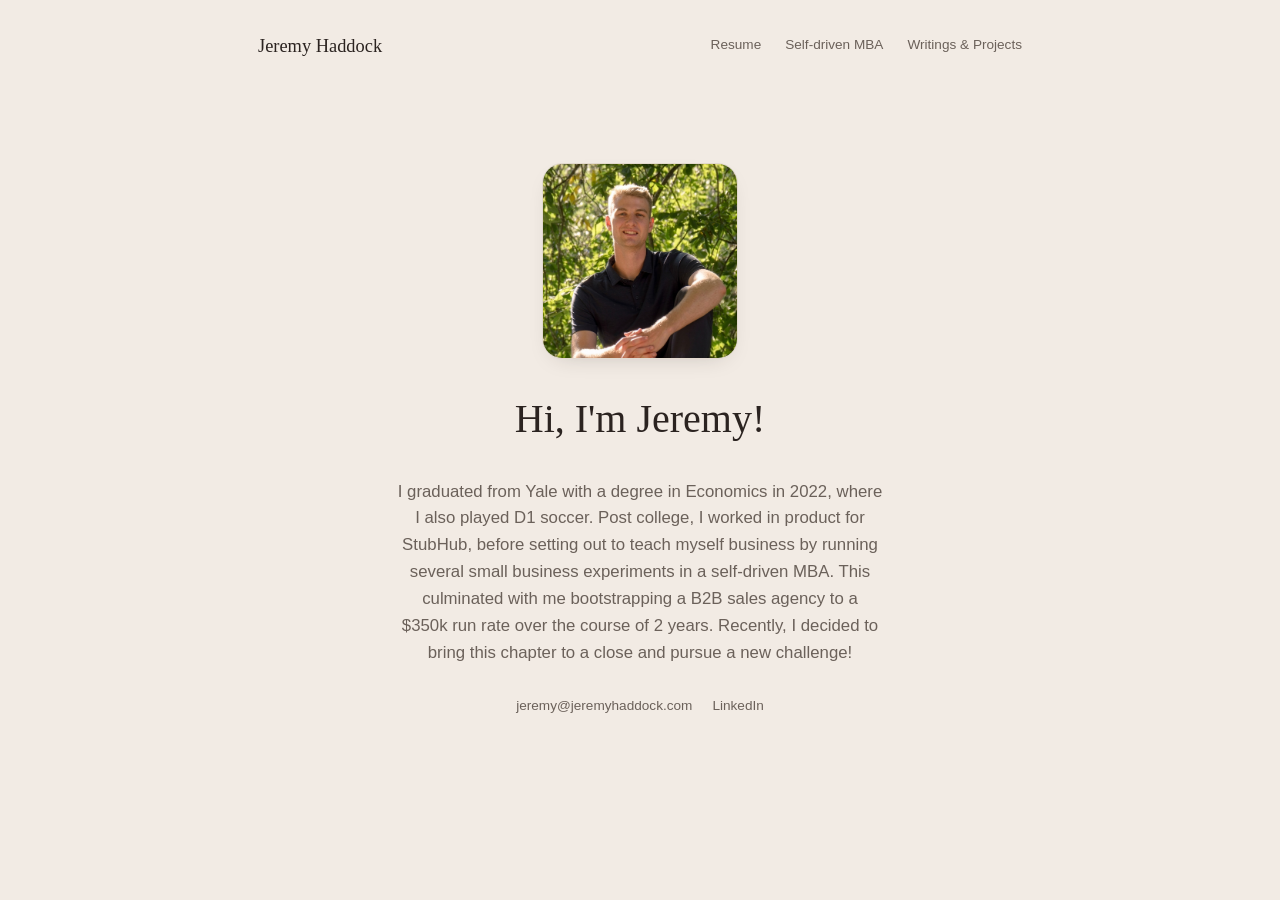
<file: index.html>
<!DOCTYPE html>
<html lang="en">
<head>
<meta charset="UTF-8">
<meta name="viewport" content="width=device-width, initial-scale=1.0">
<title>Jeremy Haddock</title>
<meta name="description" content="Jeremy Haddock — Yale economics graduate, former StubHub product, and bootstrapped founder of a B2B sales agency.">
<link rel="stylesheet" href="style.css">
<link rel="icon" href="favicon.svg" type="image/svg+xml">
</head>
<body>

<div class="page">
  <nav class="top">
    <a class="mark" href="index.html">Jeremy Haddock</a>
    <div class="links">
      <a href="resume.html">Resume</a>
      <a href="self-driven-mba.html">Self-driven MBA</a>
      <a href="writing-projects.html">Writings &amp; Projects</a>
    </div>
  </nav>

  <section class="hero">
    <div class="avatar">
      <img src="assets/jeremy.jpg" alt="Jeremy Haddock" onerror="this.parentElement.textContent='JH'; this.remove();">
    </div>
    <h1>Hi, I'm Jeremy!</h1>
    <p>I graduated from Yale with a degree in Economics in 2022, where I also played D1 soccer. Post college, I worked in product for StubHub, before setting out to teach myself business by running several small business experiments in a self-driven MBA. This culminated with me bootstrapping a B2B sales agency to a $350k run rate over the course of 2 years. Recently, I decided to bring this chapter to a close and pursue a new challenge!</p>

    <div class="hero-contact">
      <a href="mailto:jeremy@jeremyhaddock.com">jeremy@jeremyhaddock.com</a>
      <a href="https://www.linkedin.com/in/jeremyrhaddock/" target="_blank" rel="noopener">LinkedIn</a>
    </div>
  </section>
</div>

</body>
</html>
</file>
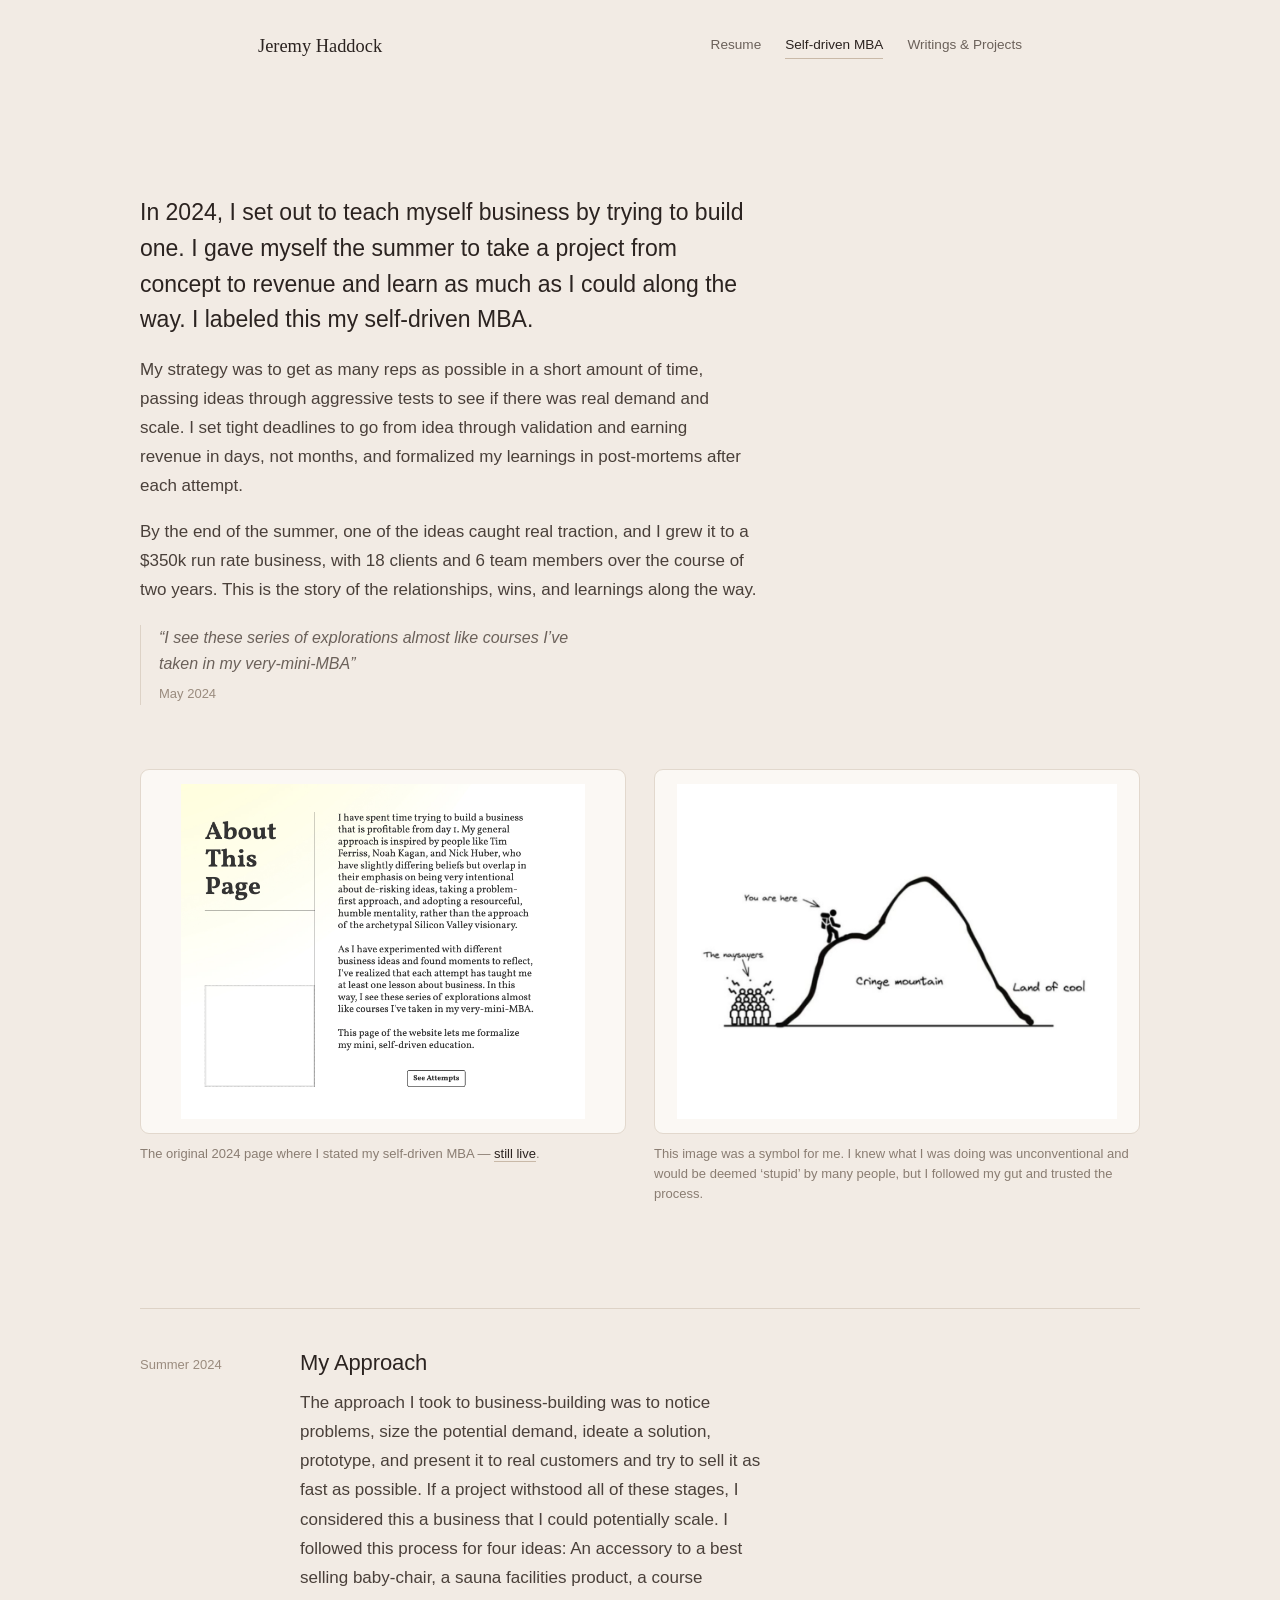
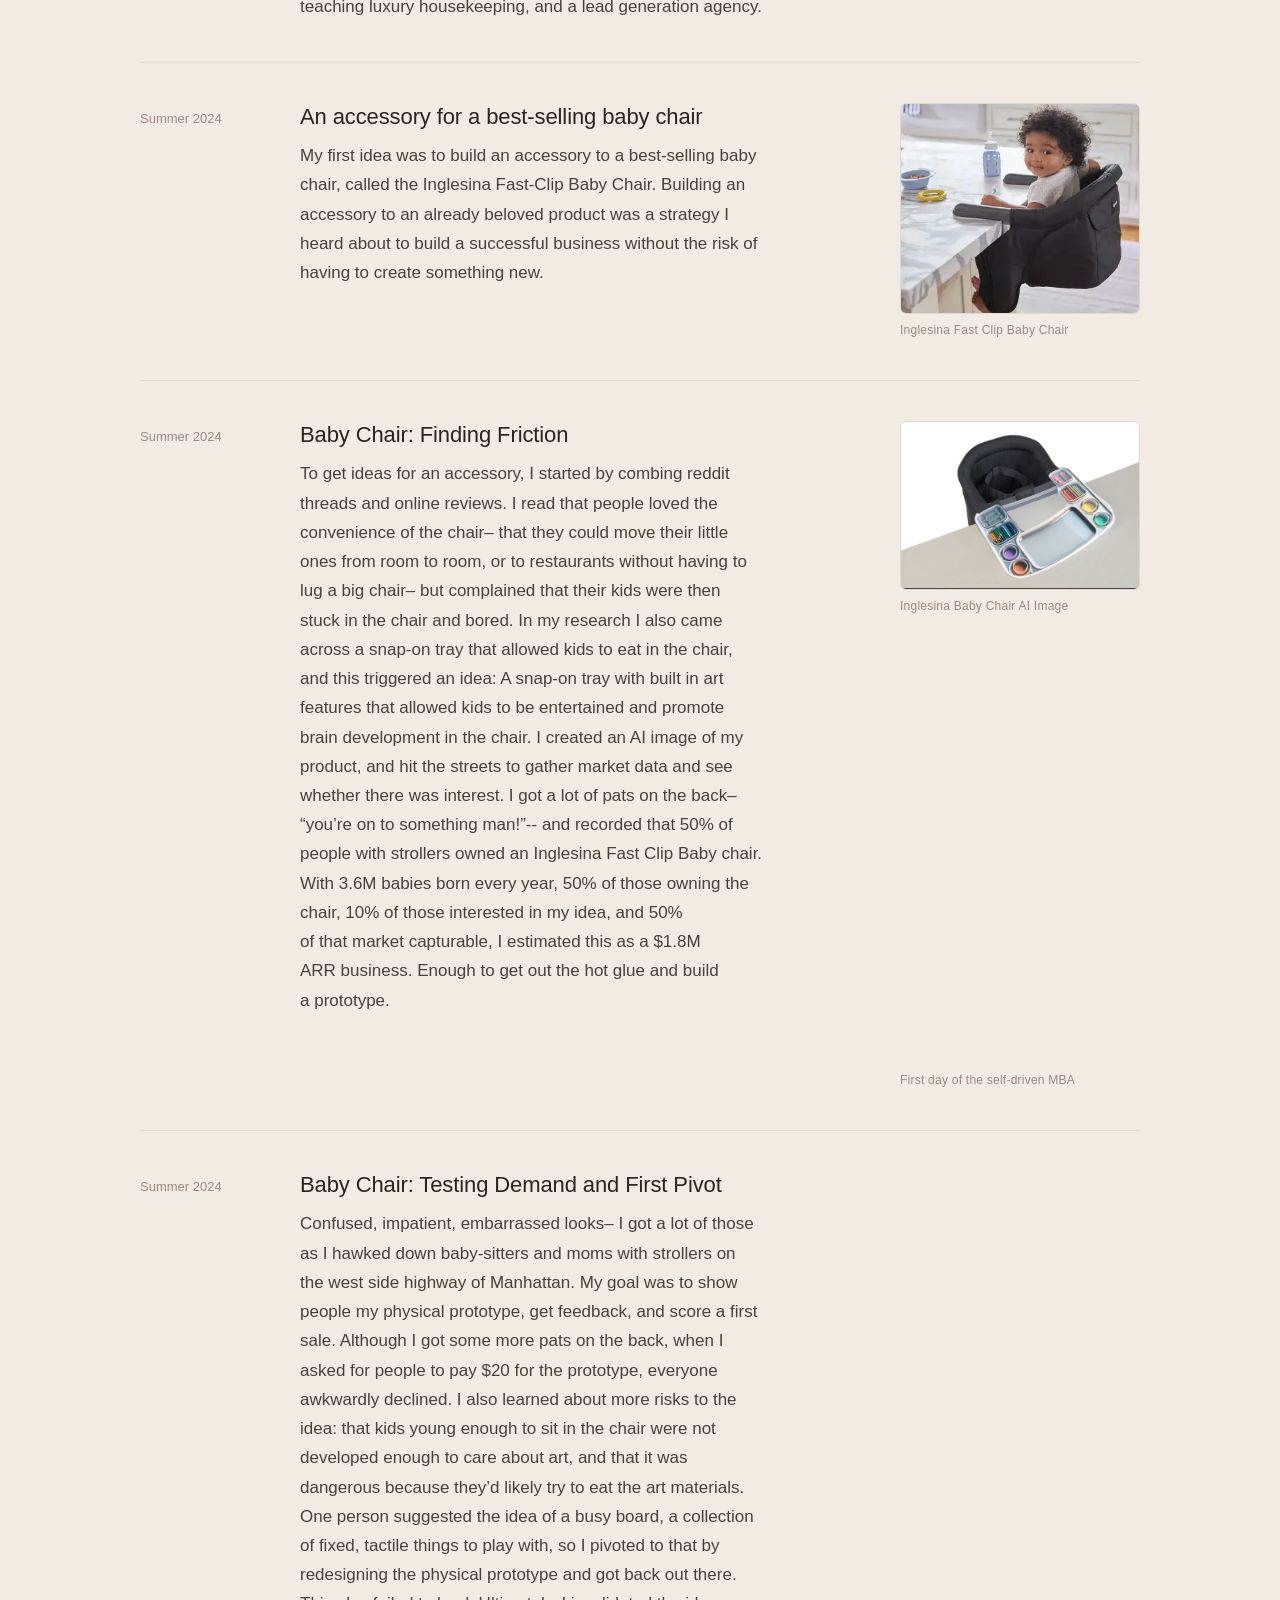
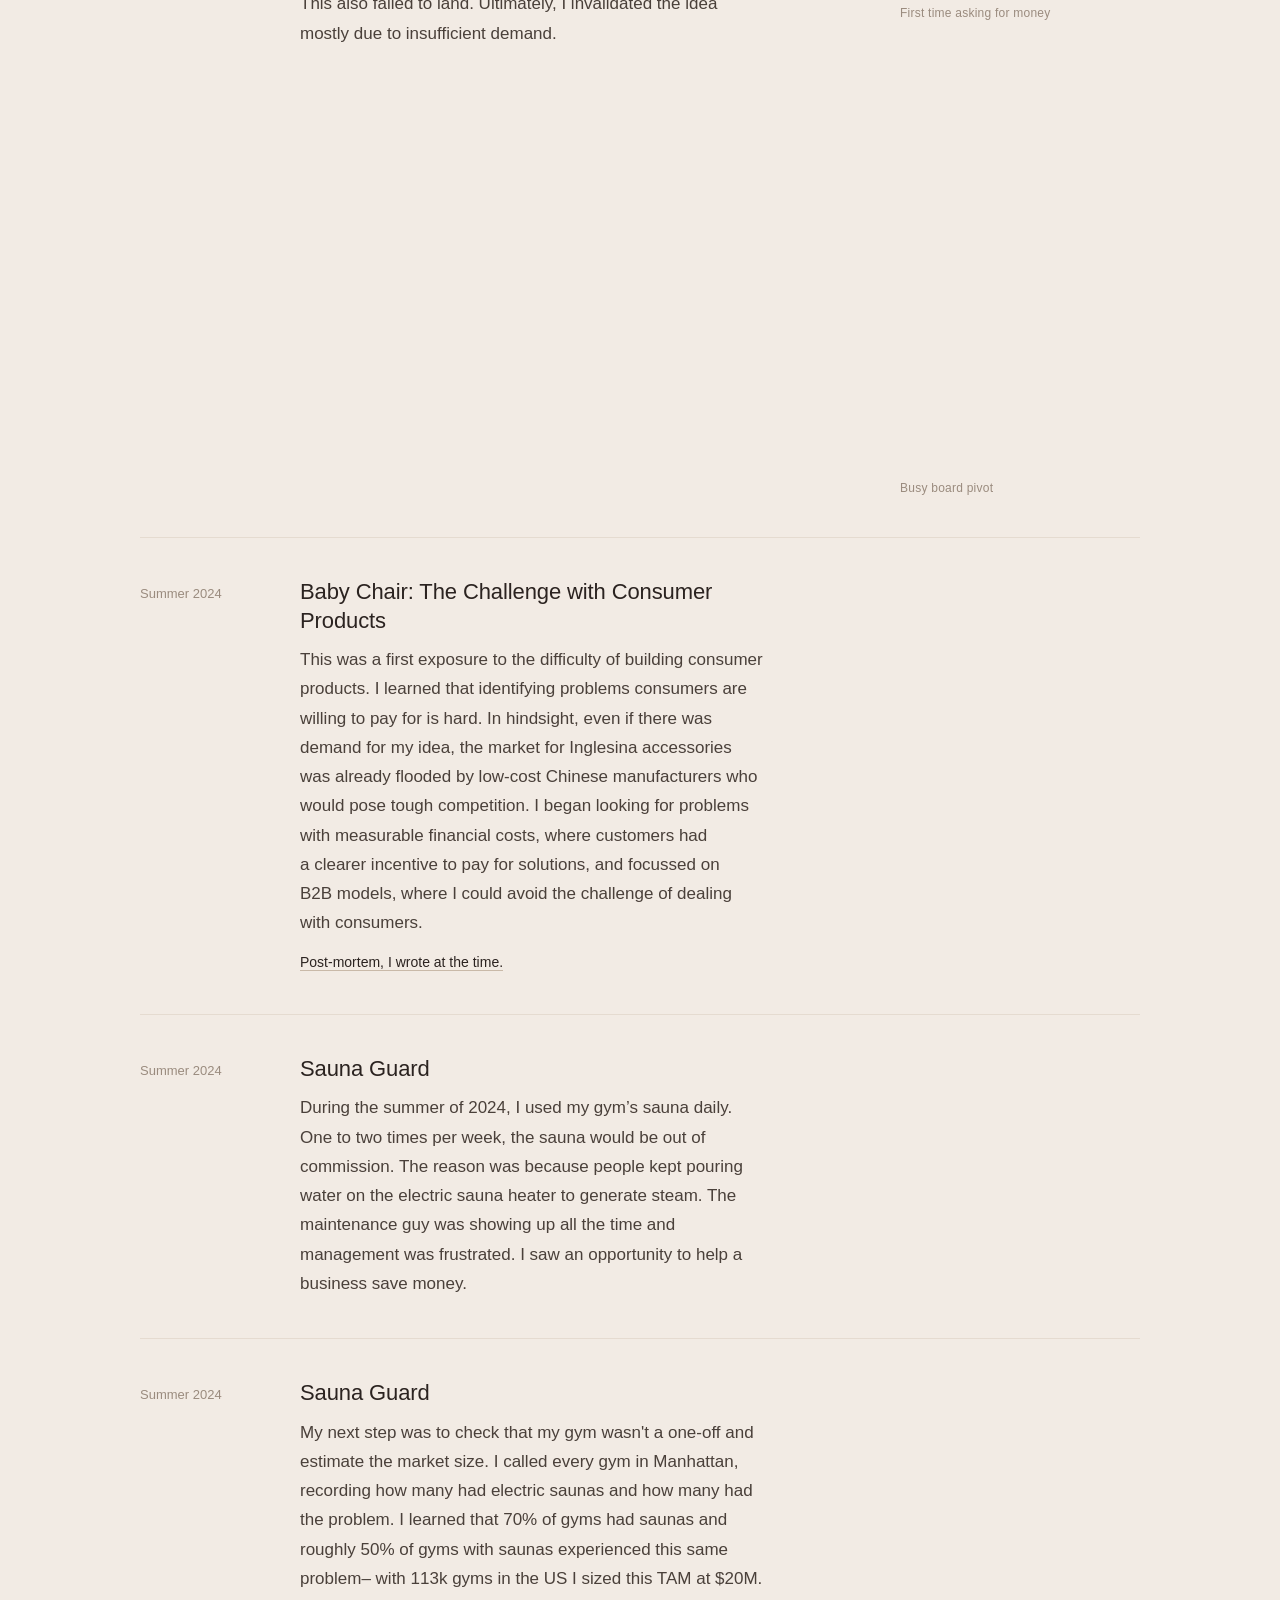
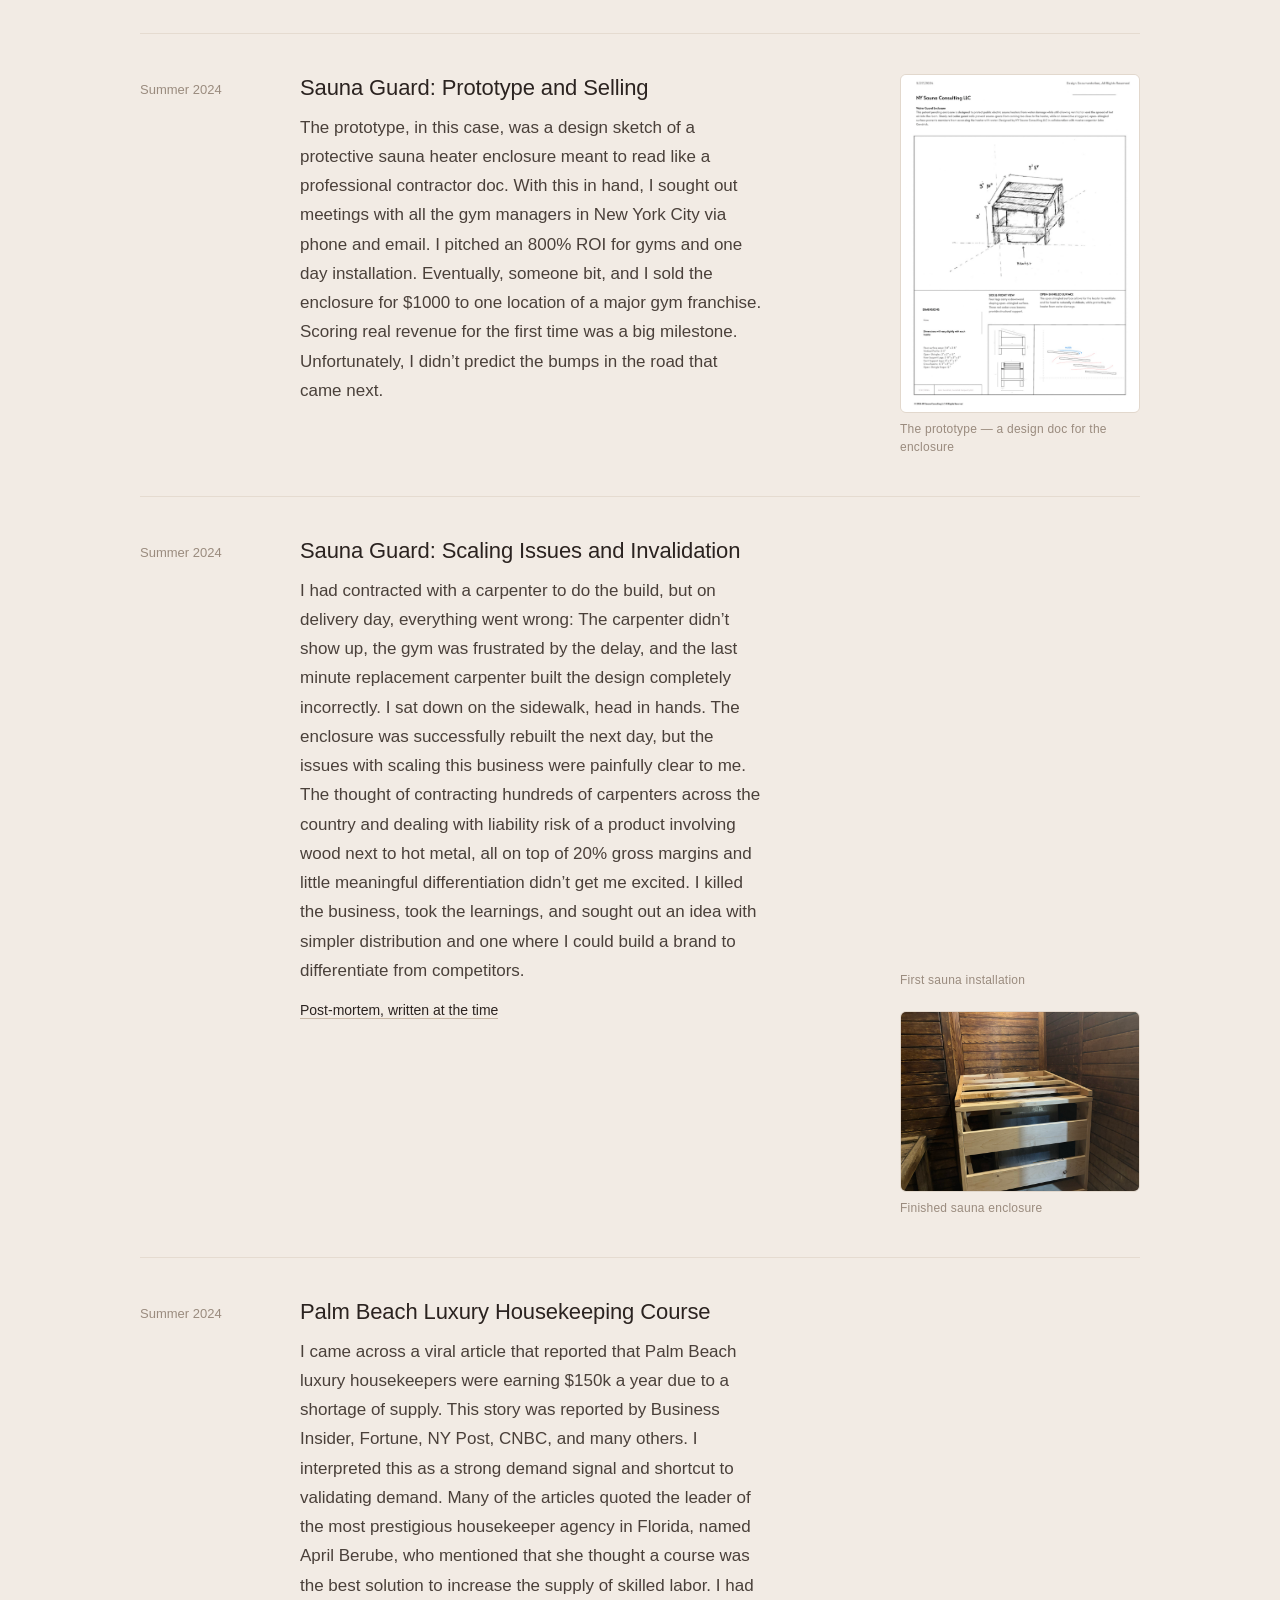
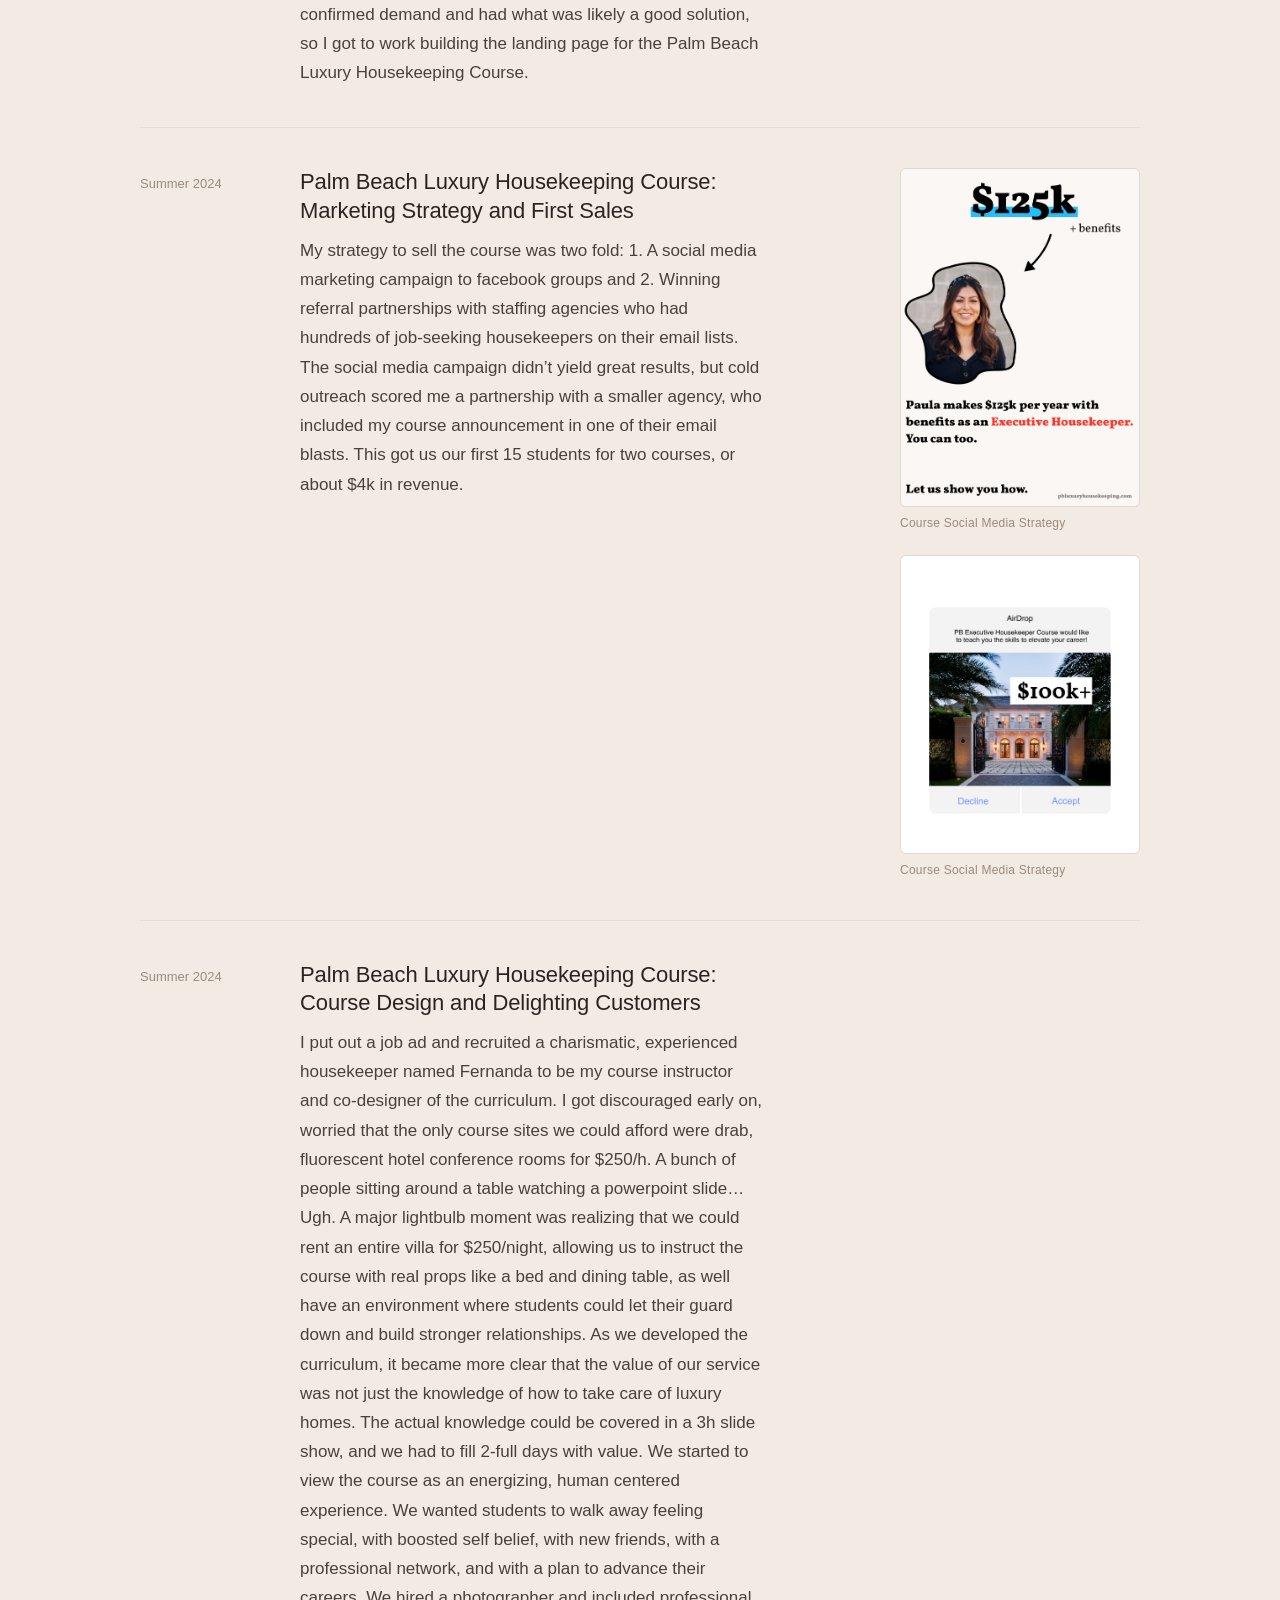
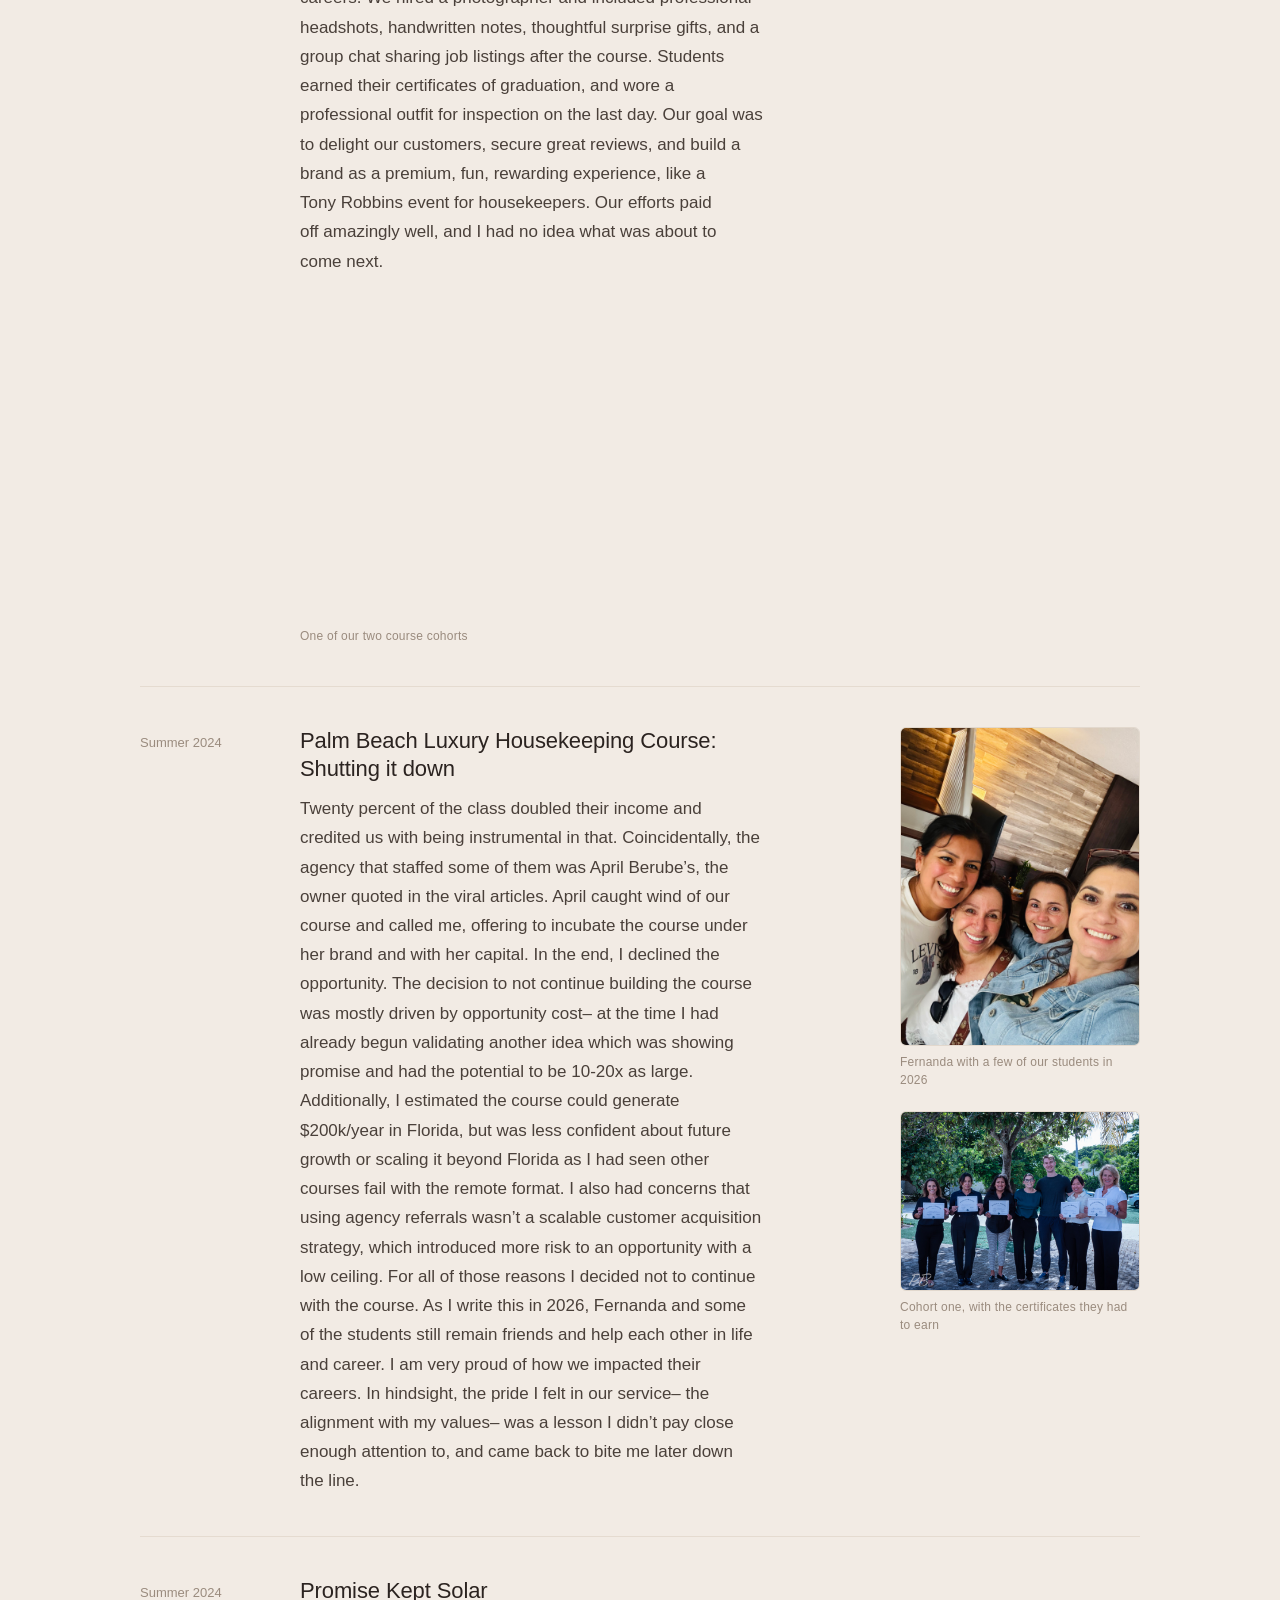
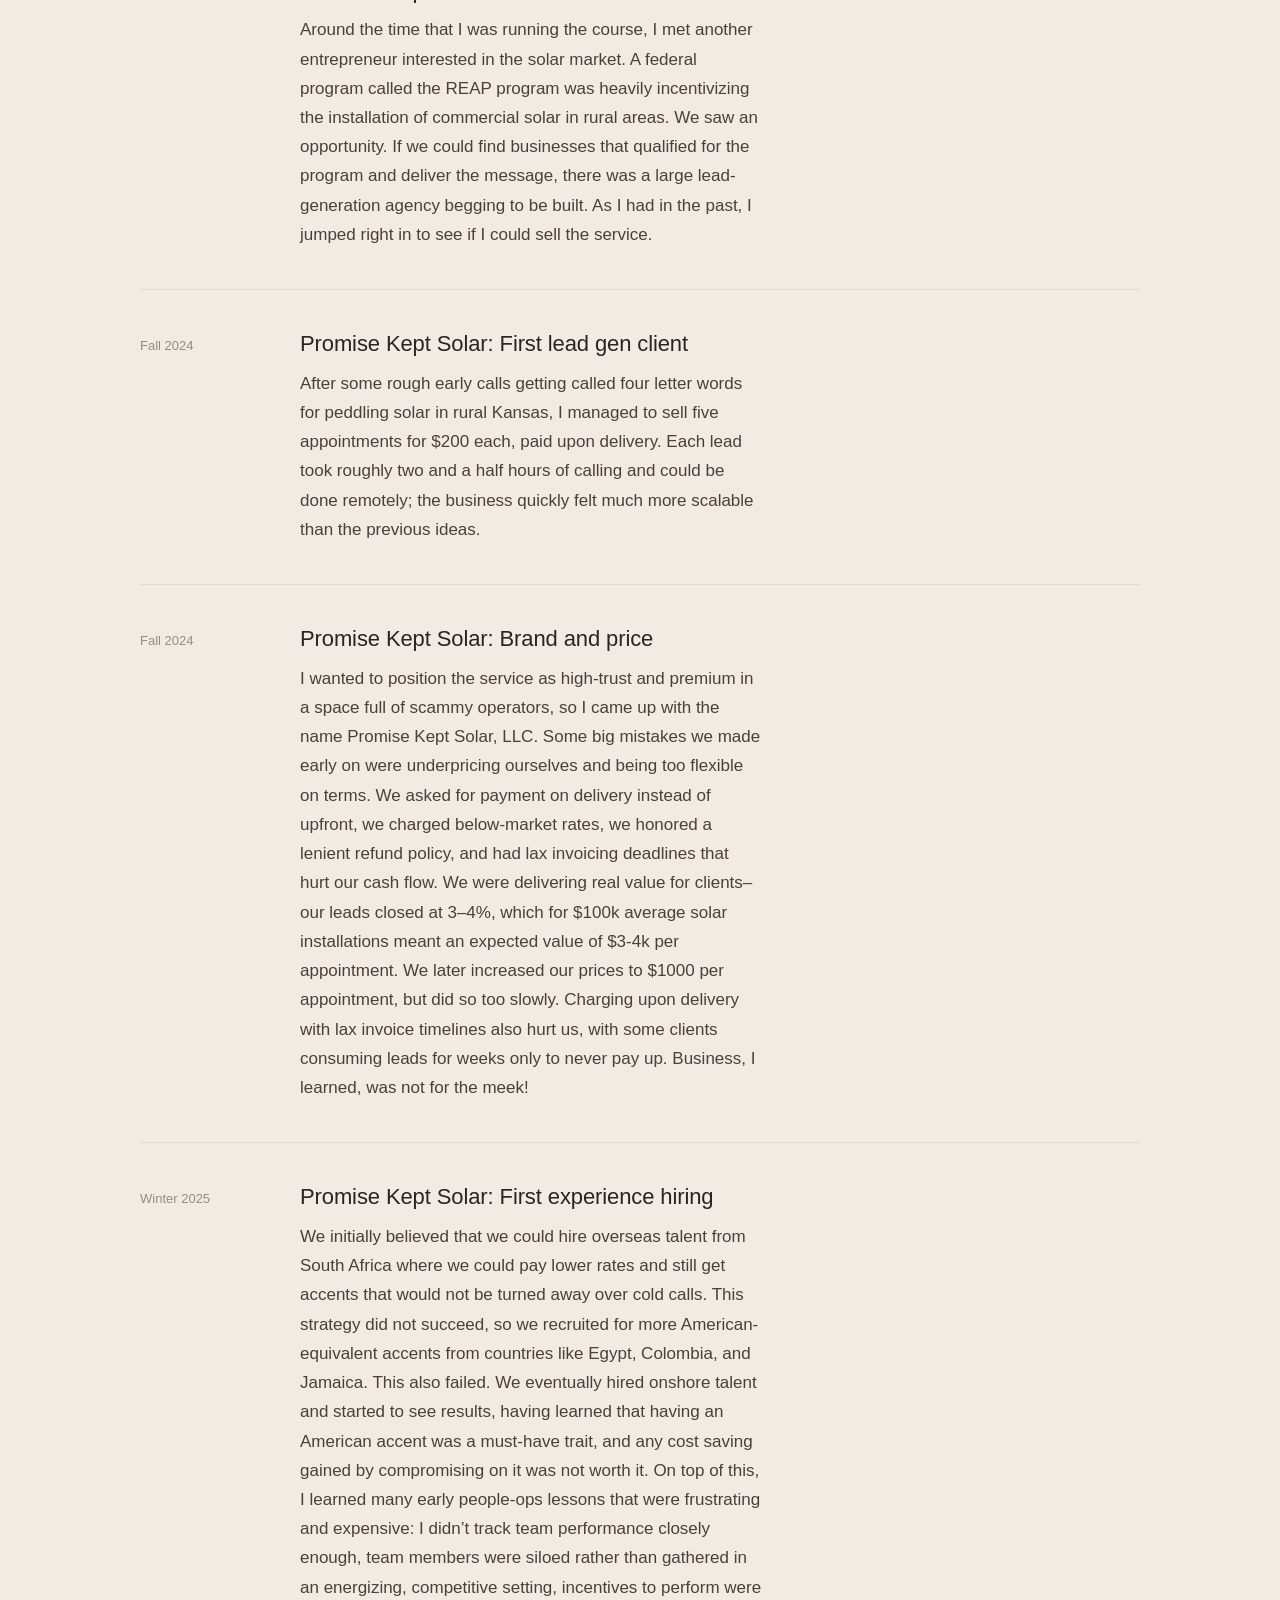
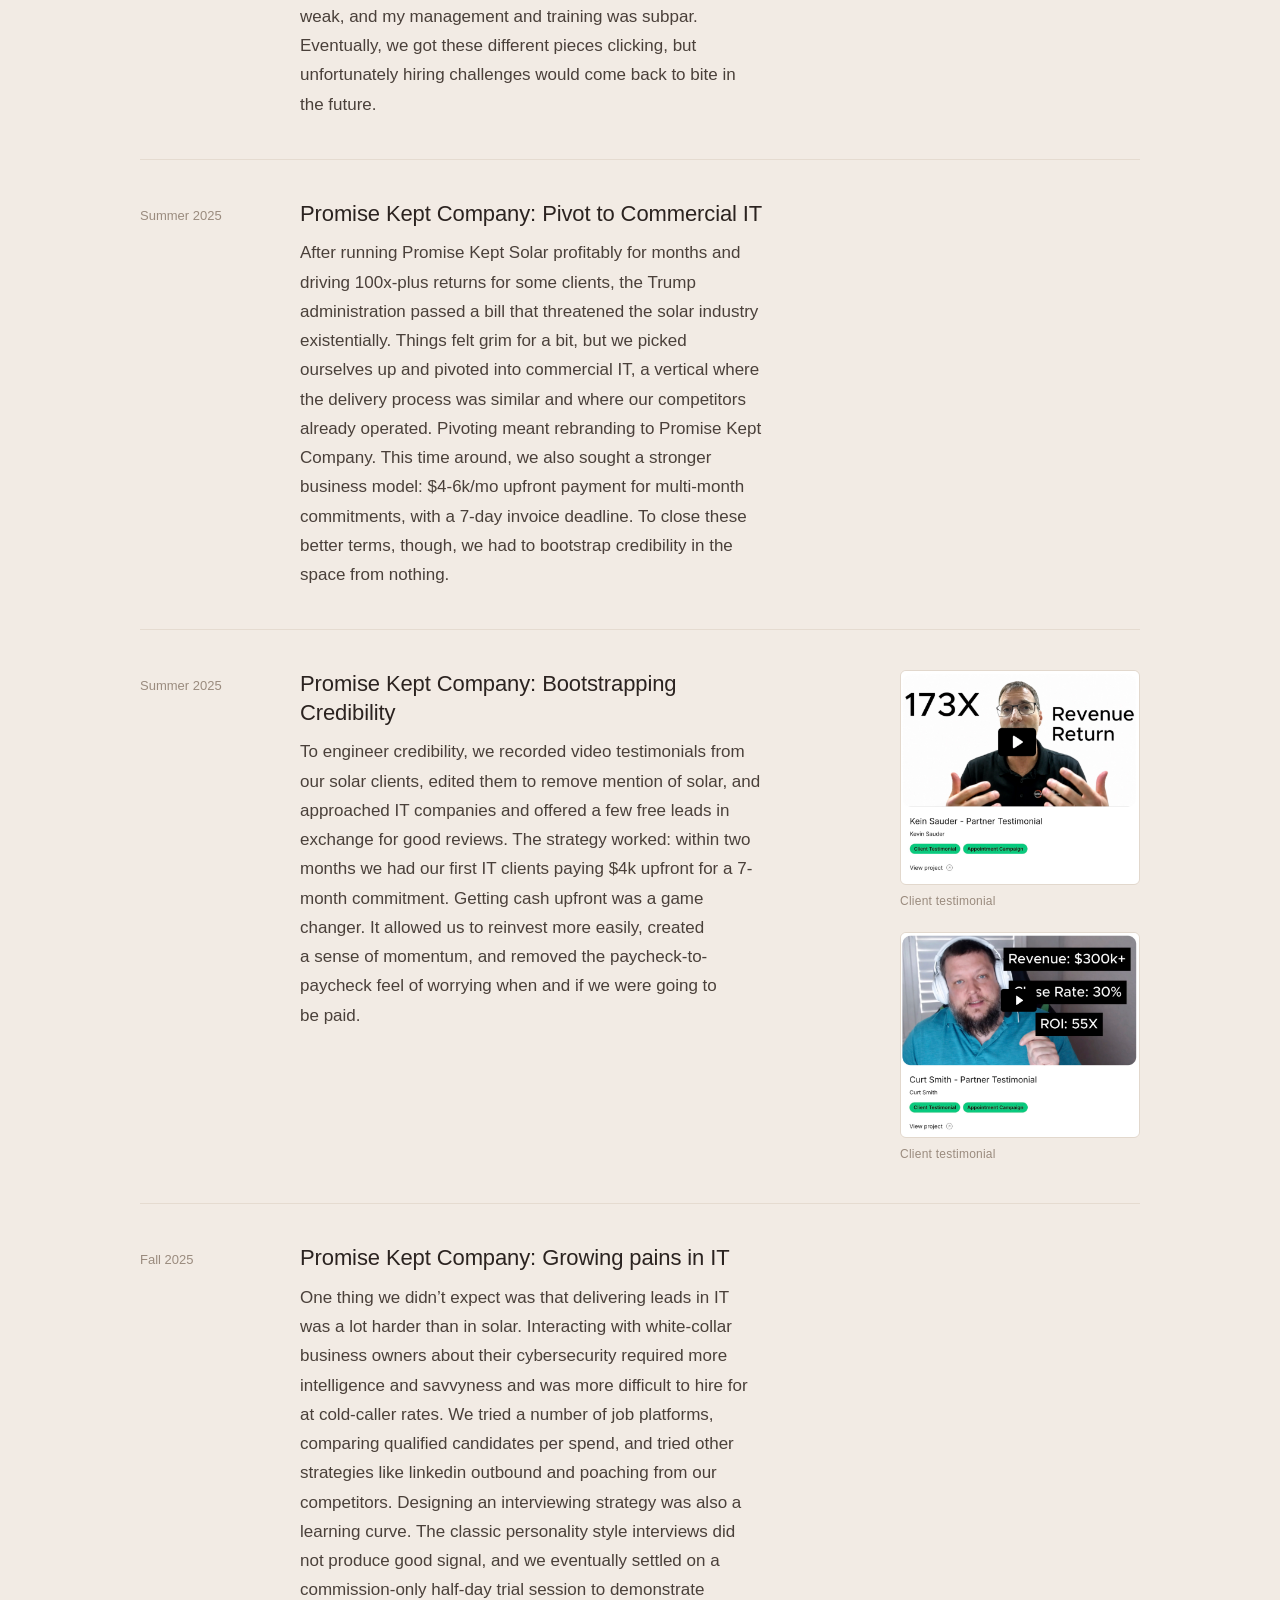
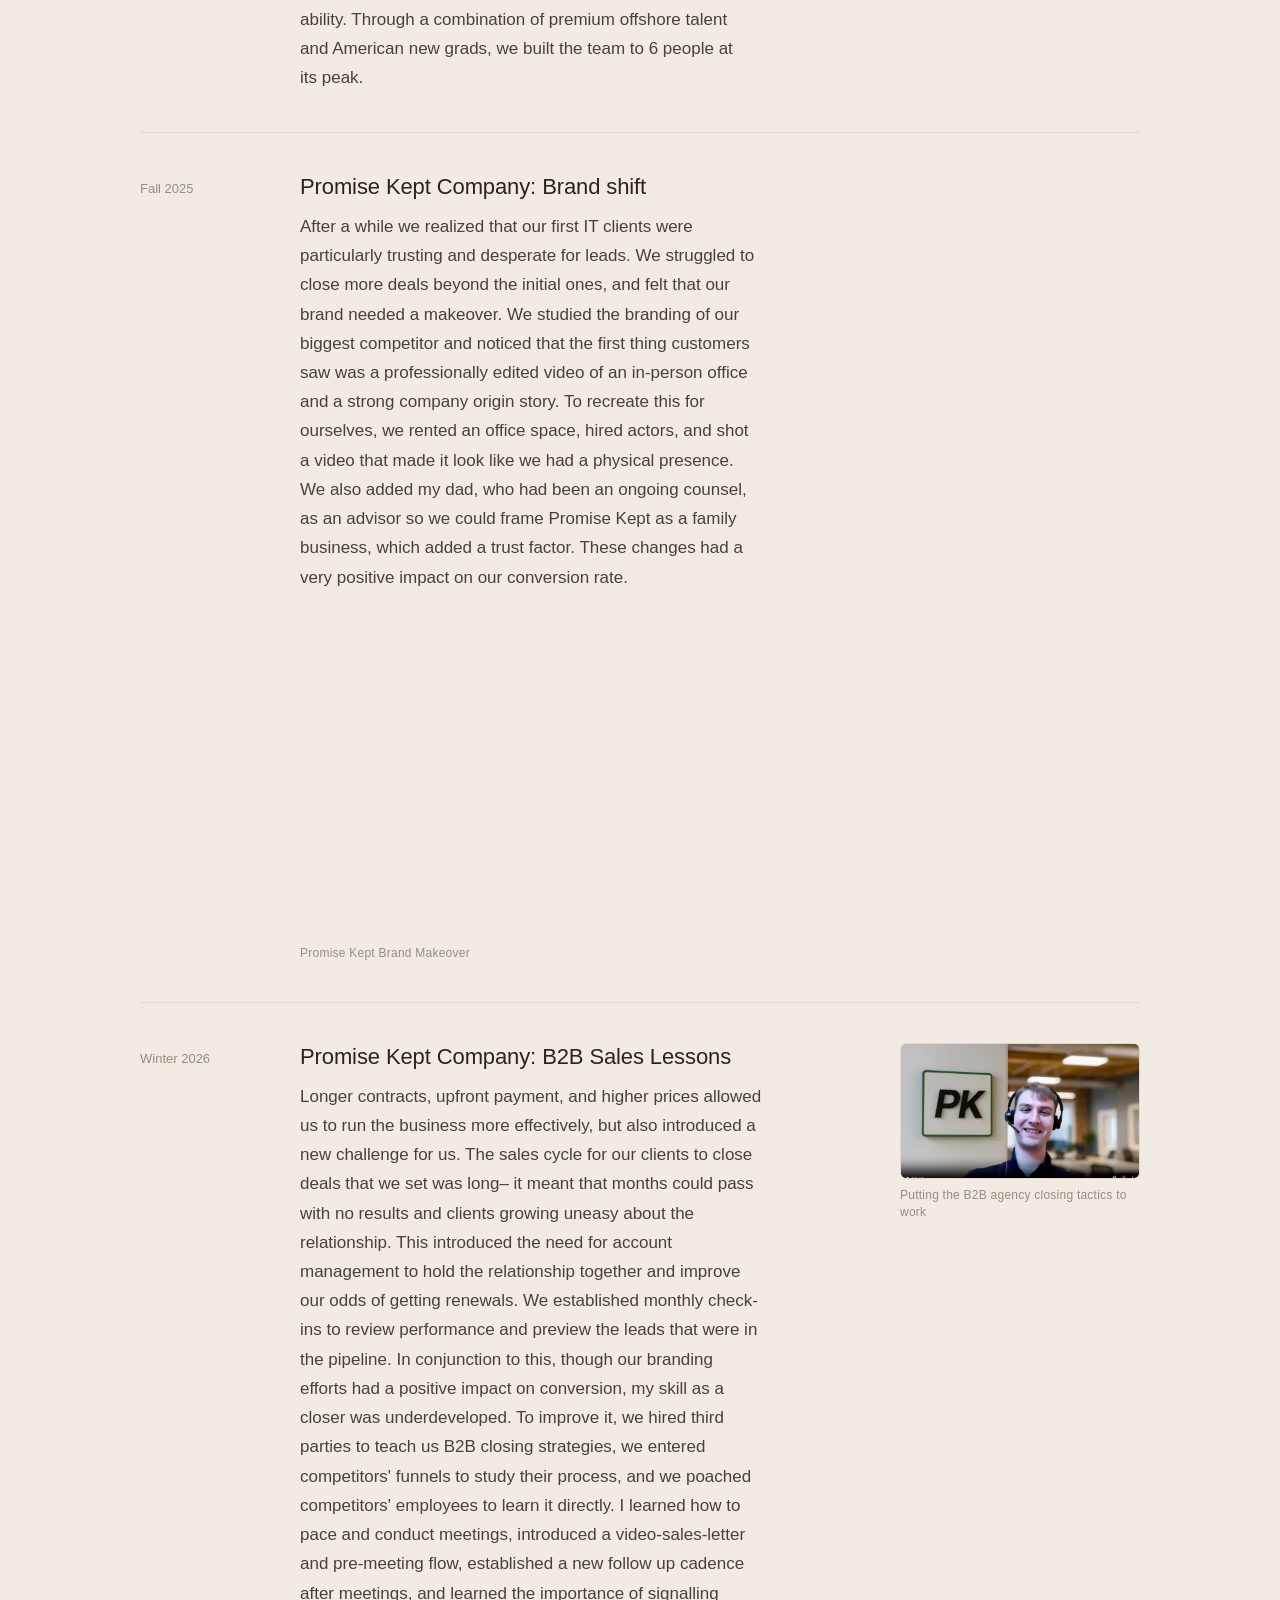
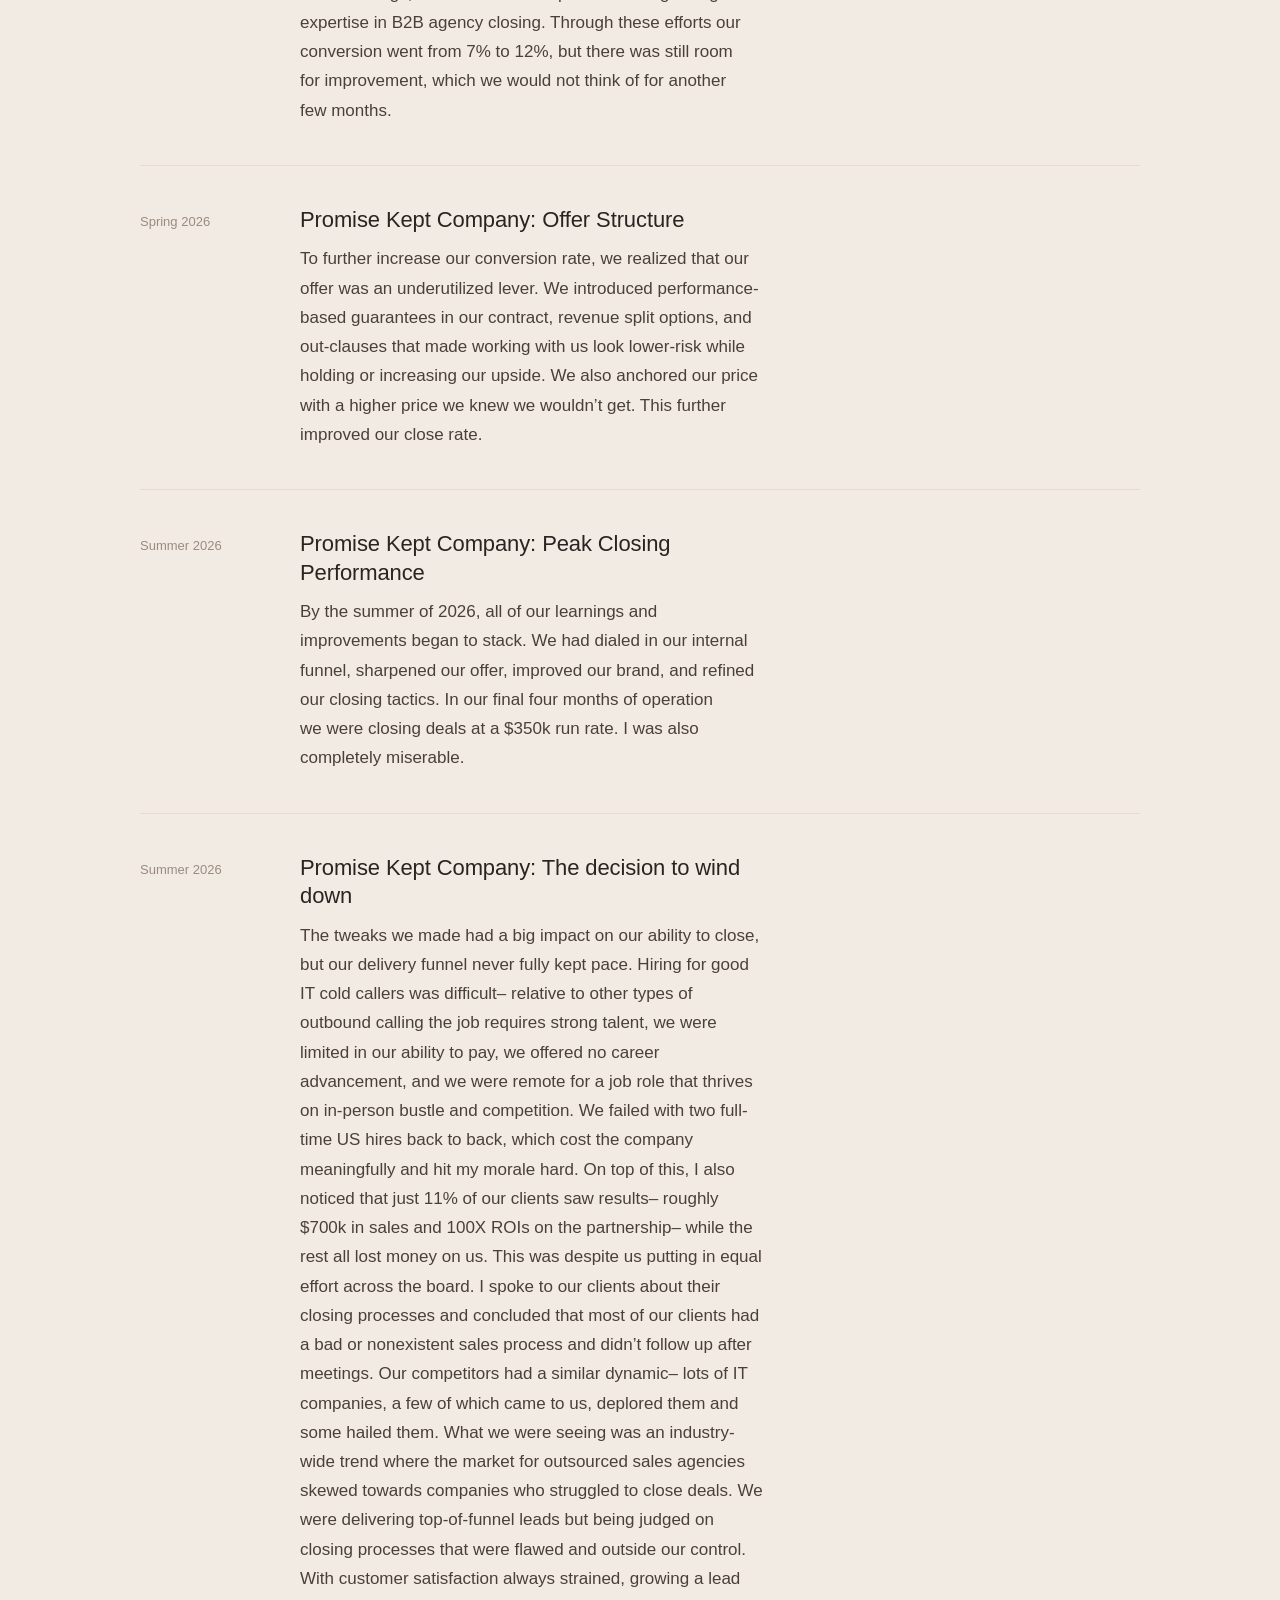
<file: entrepreneurship.html>
<!DOCTYPE html>
<html lang="en">
<head>
<meta charset="UTF-8">
<title>Redirecting — Jeremy Haddock</title>
<!-- This page moved to self-driven-mba.html. Kept so the old URL doesn't 404. -->
<link rel="canonical" href="https://jeremyhaddock.com/self-driven-mba.html">
<meta http-equiv="refresh" content="0; url=self-driven-mba.html">
<meta name="robots" content="noindex">
</head>
<body>
<p>This page has moved to <a href="self-driven-mba.html">self-driven-mba.html</a>.</p>
<script>window.location.replace('self-driven-mba.html');</script>
</body>
</html>
</file>
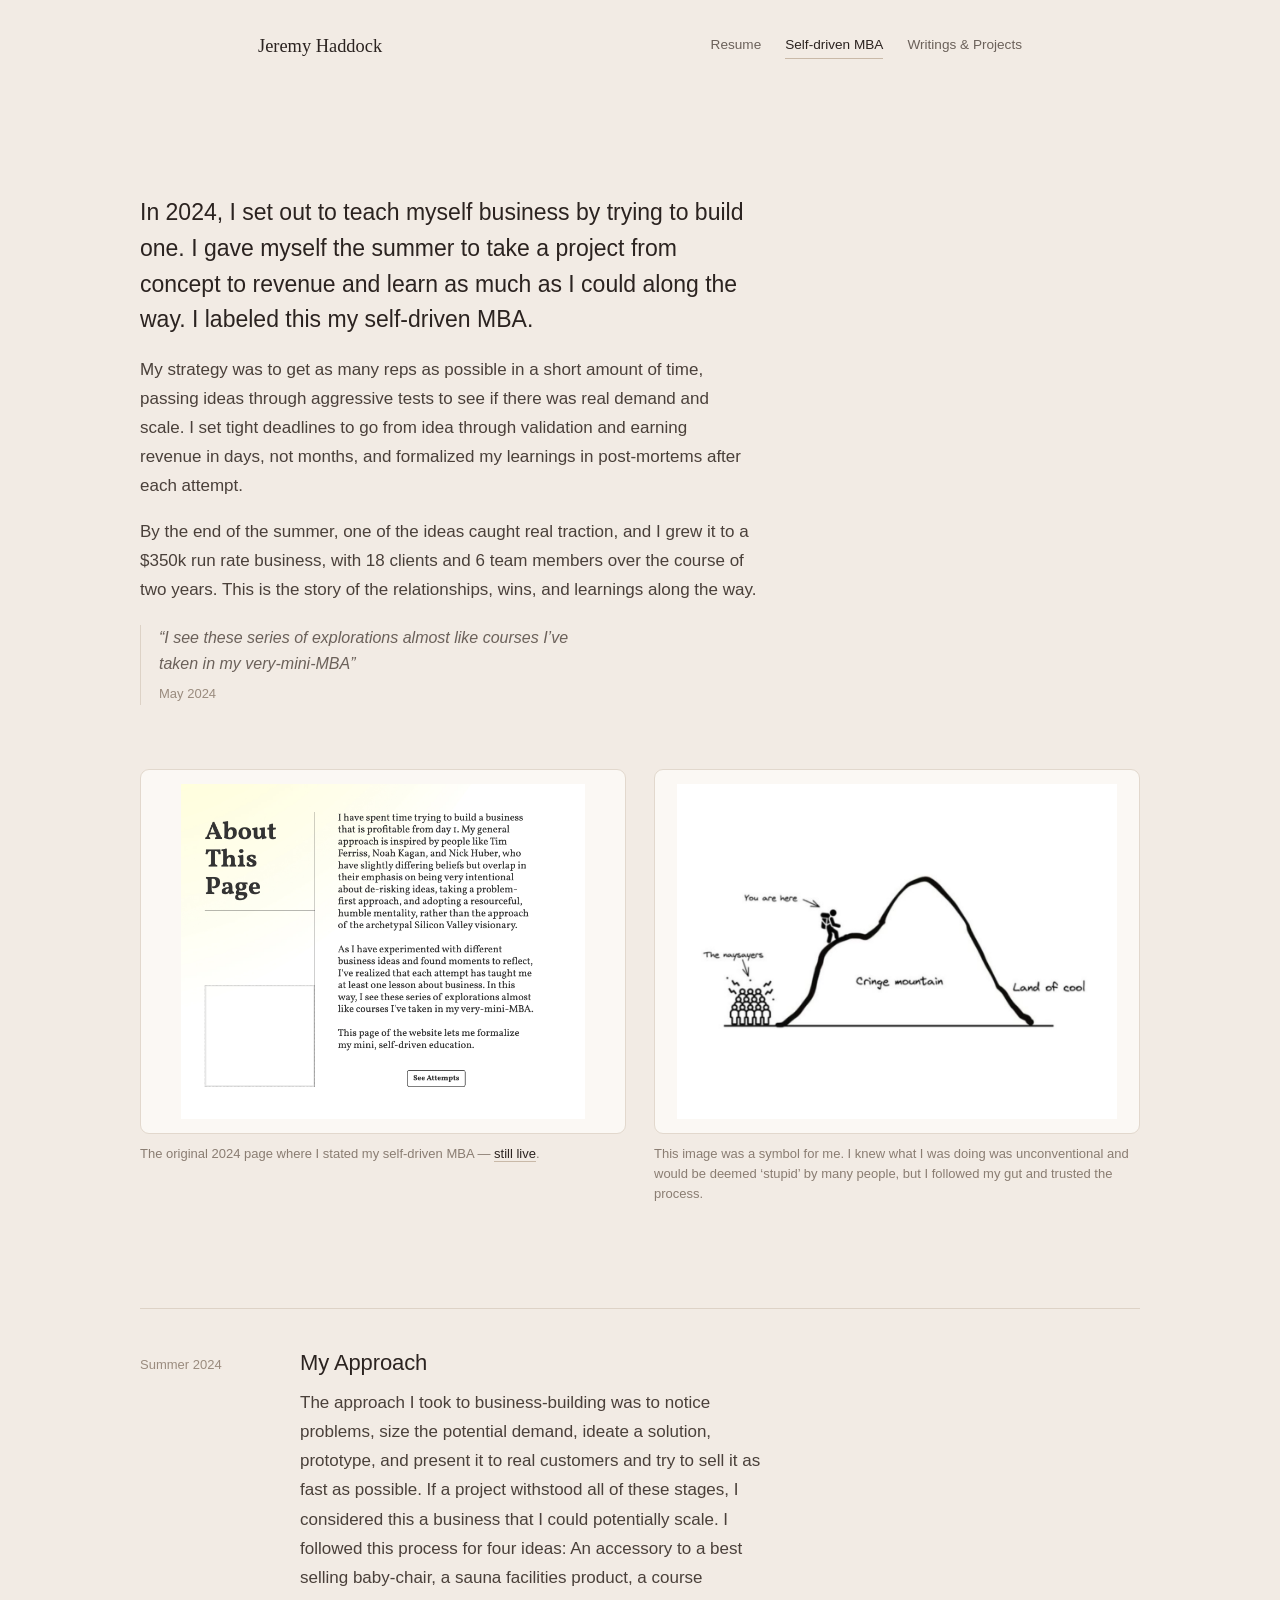
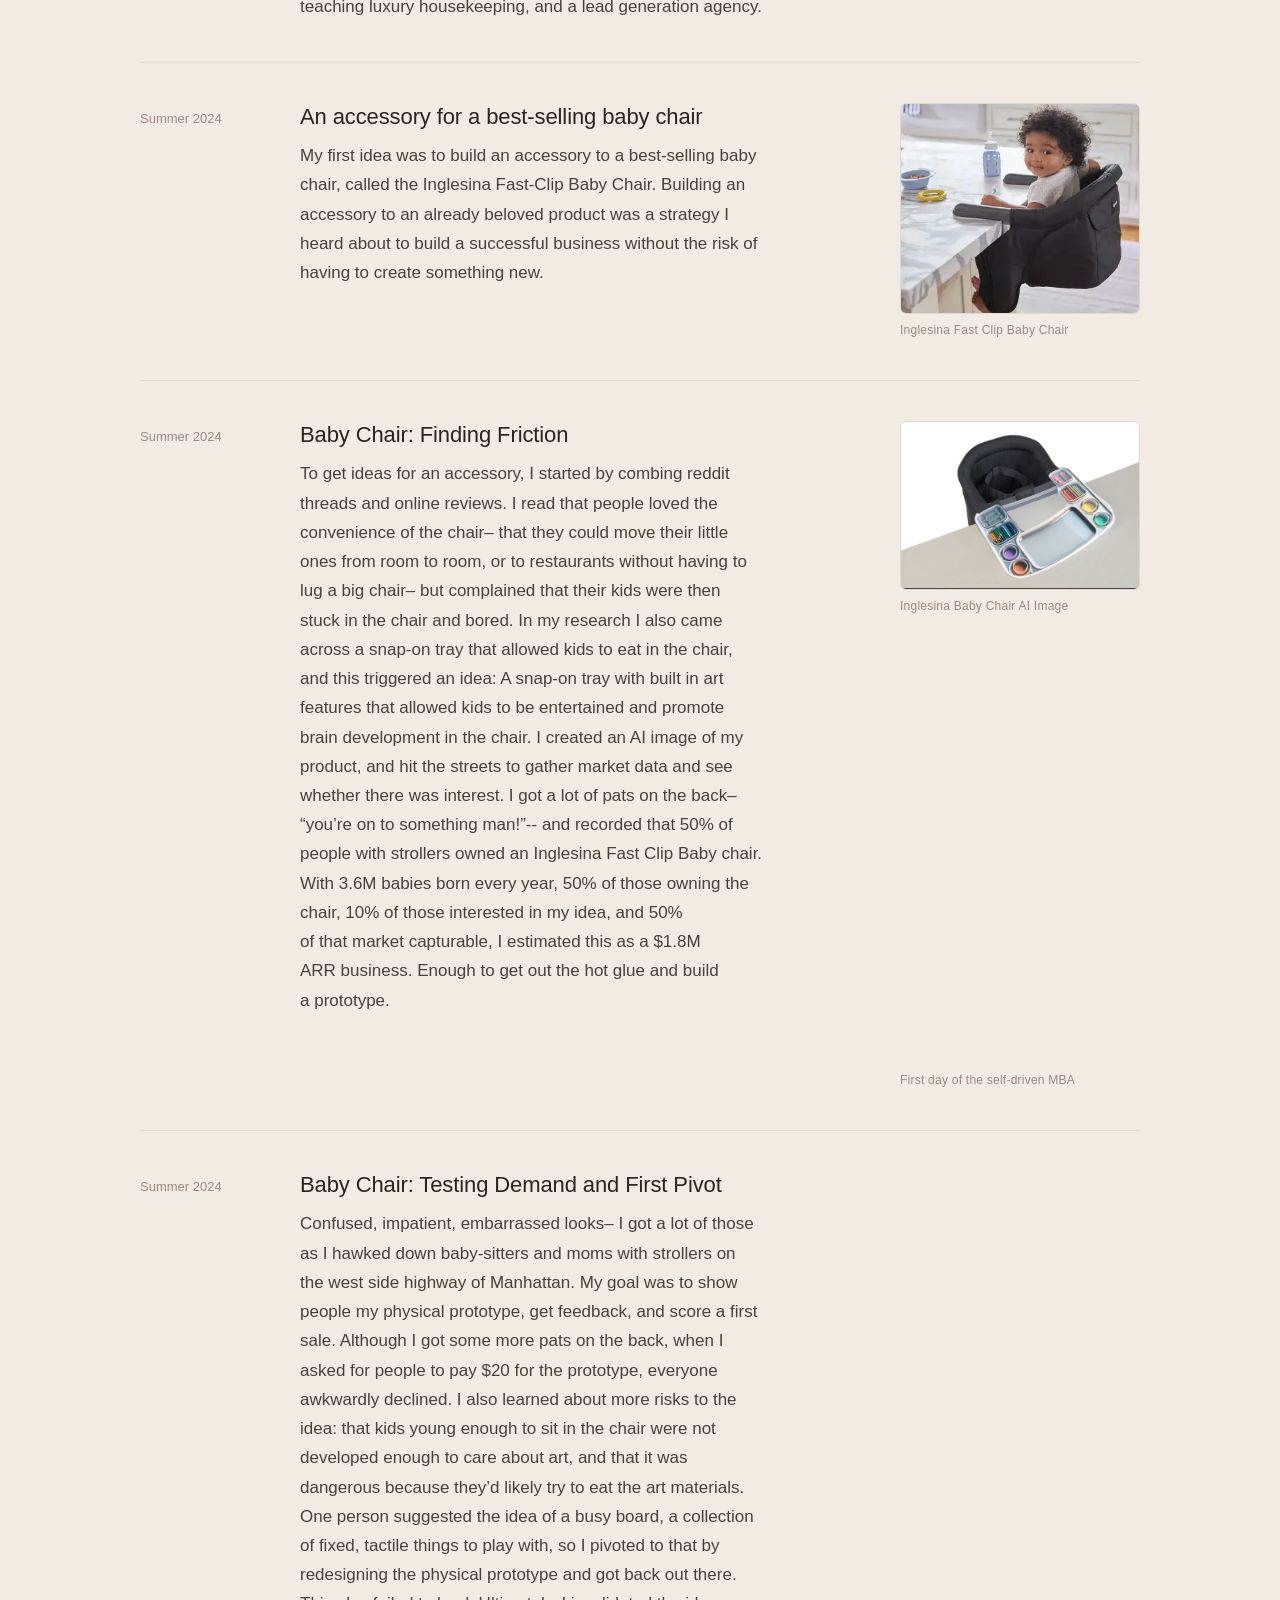
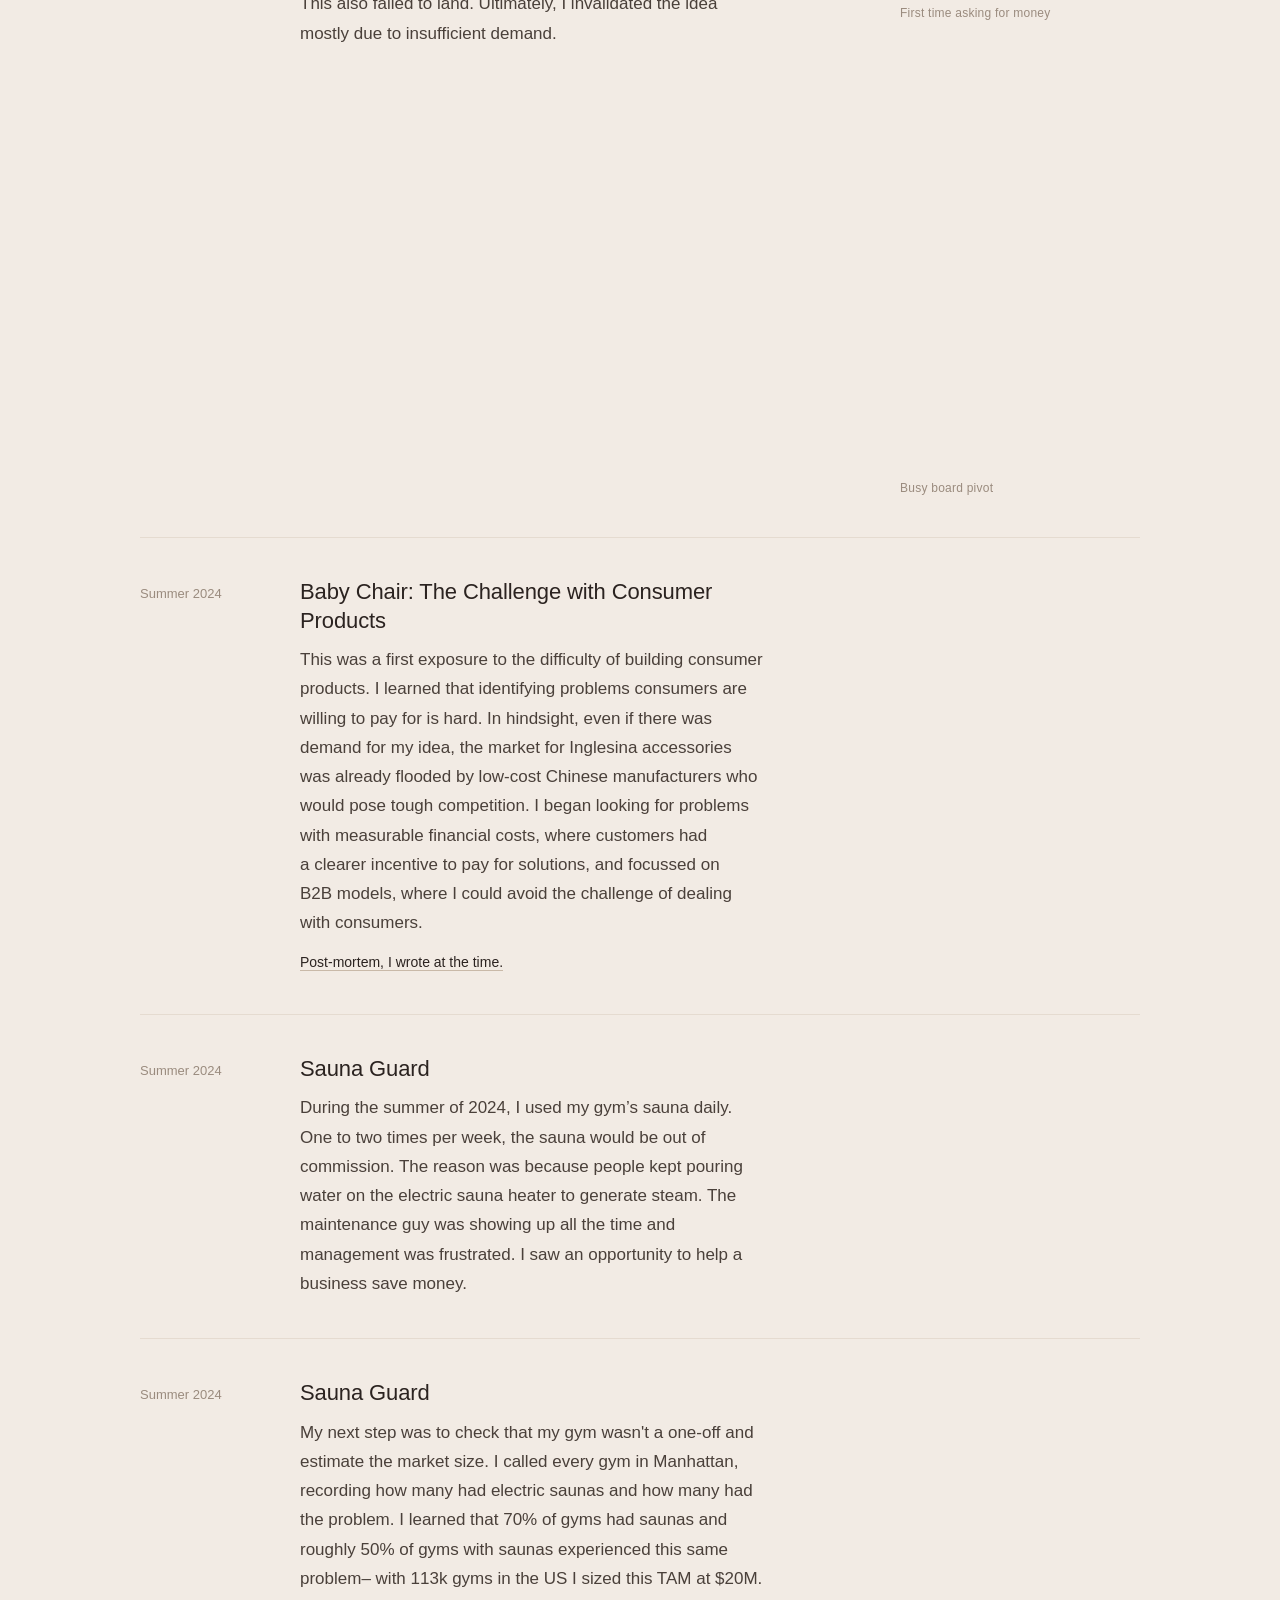
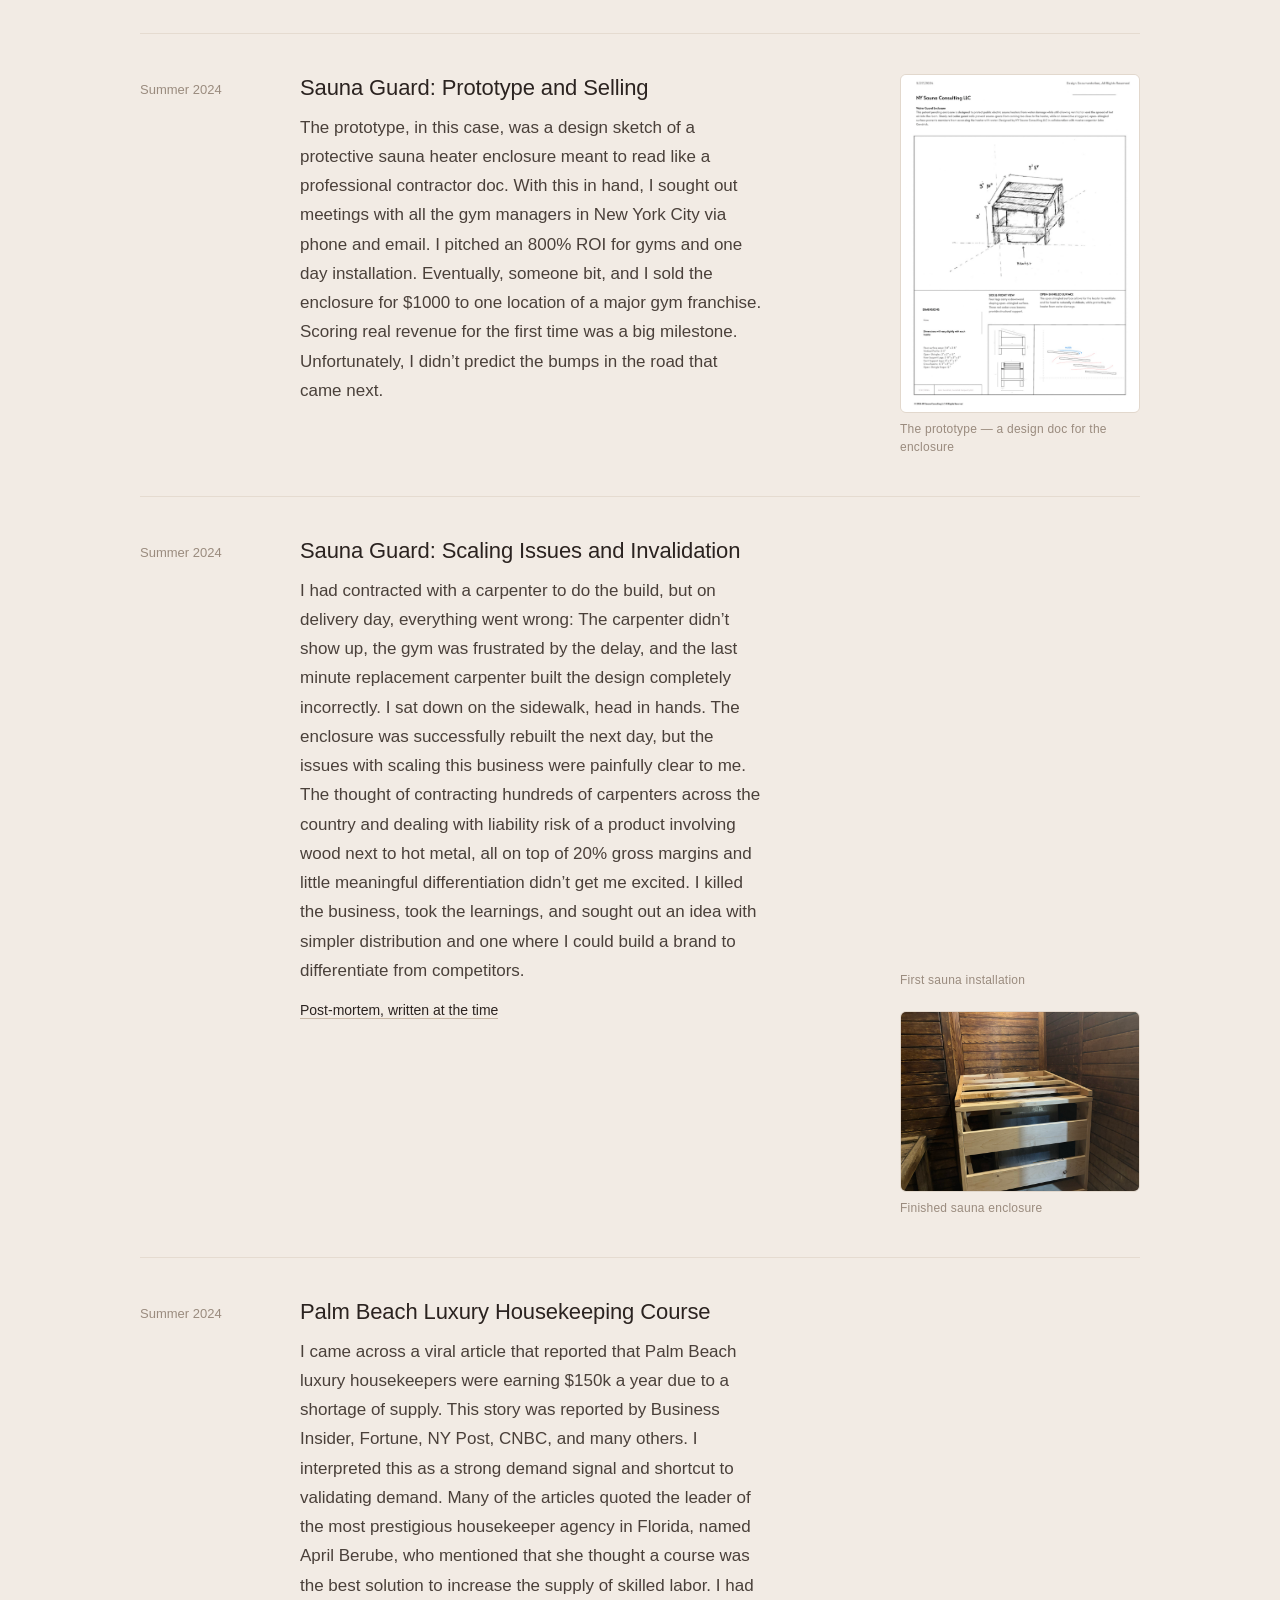
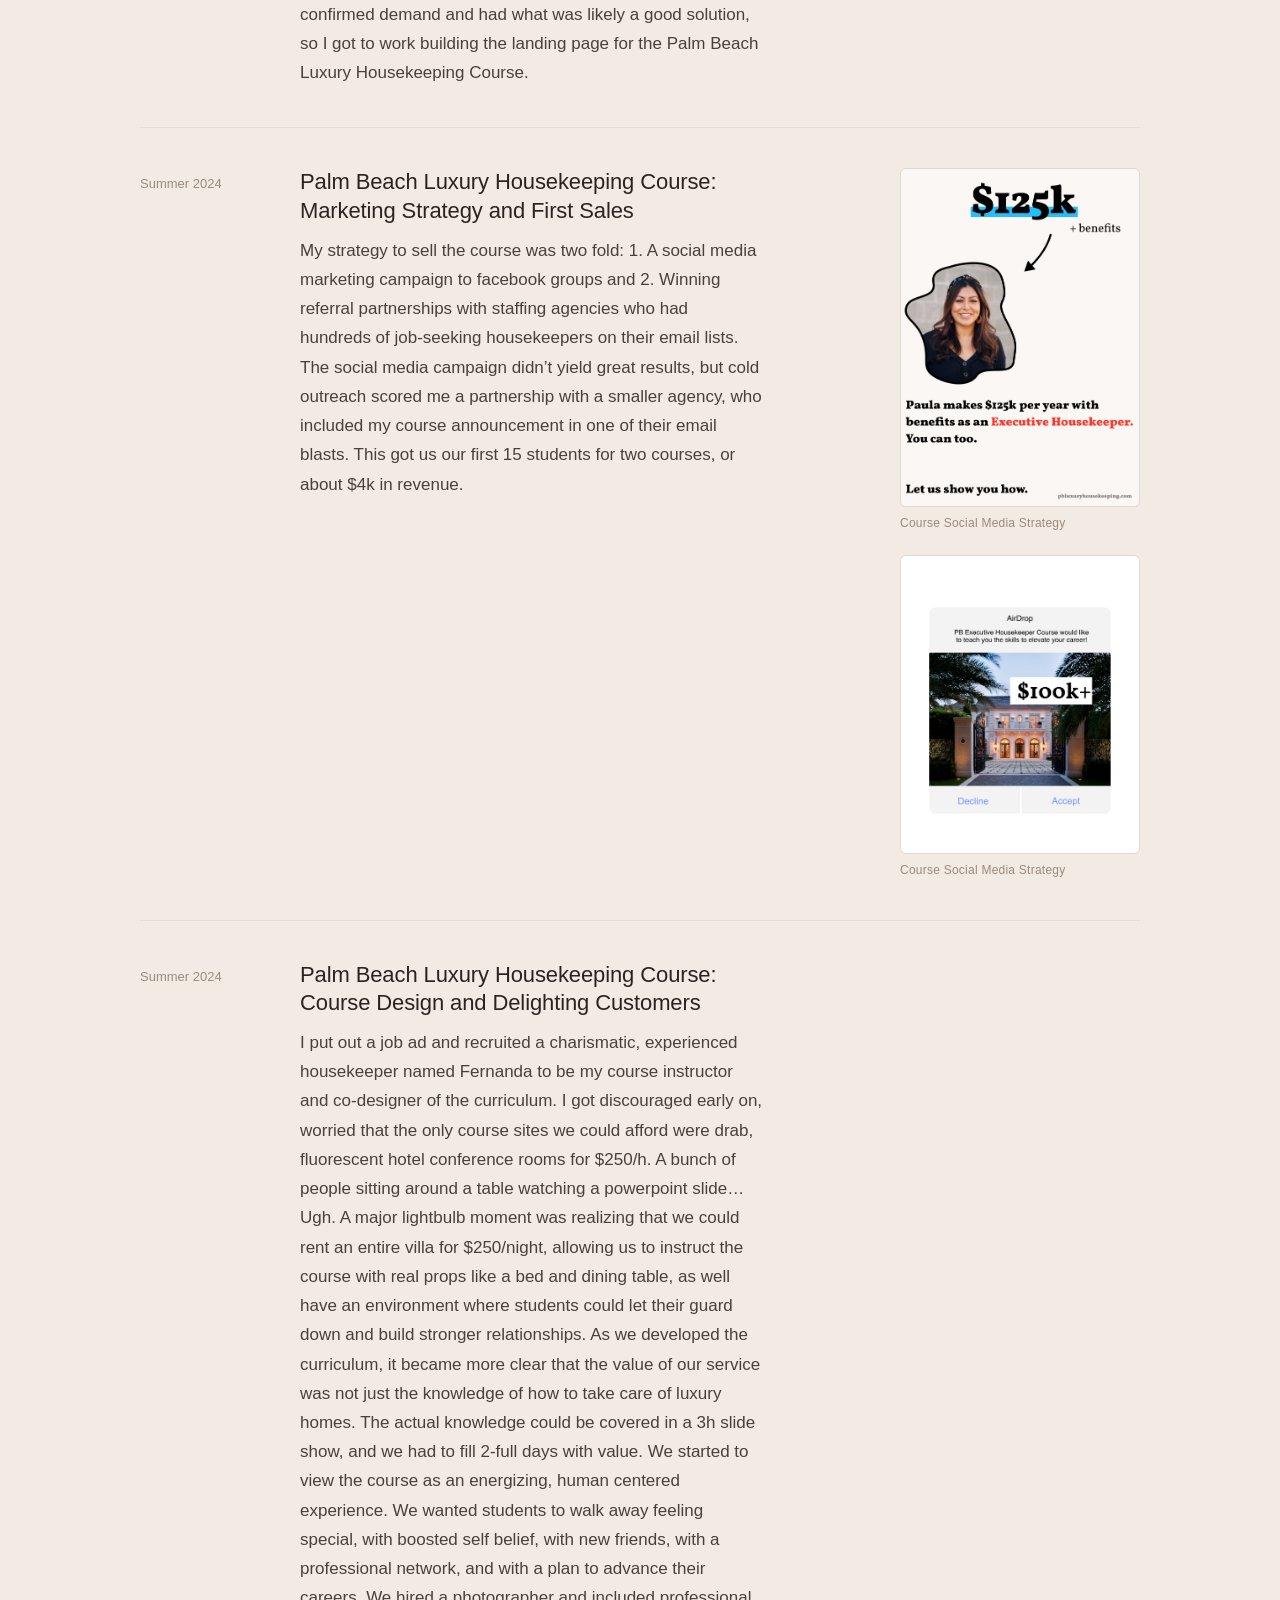
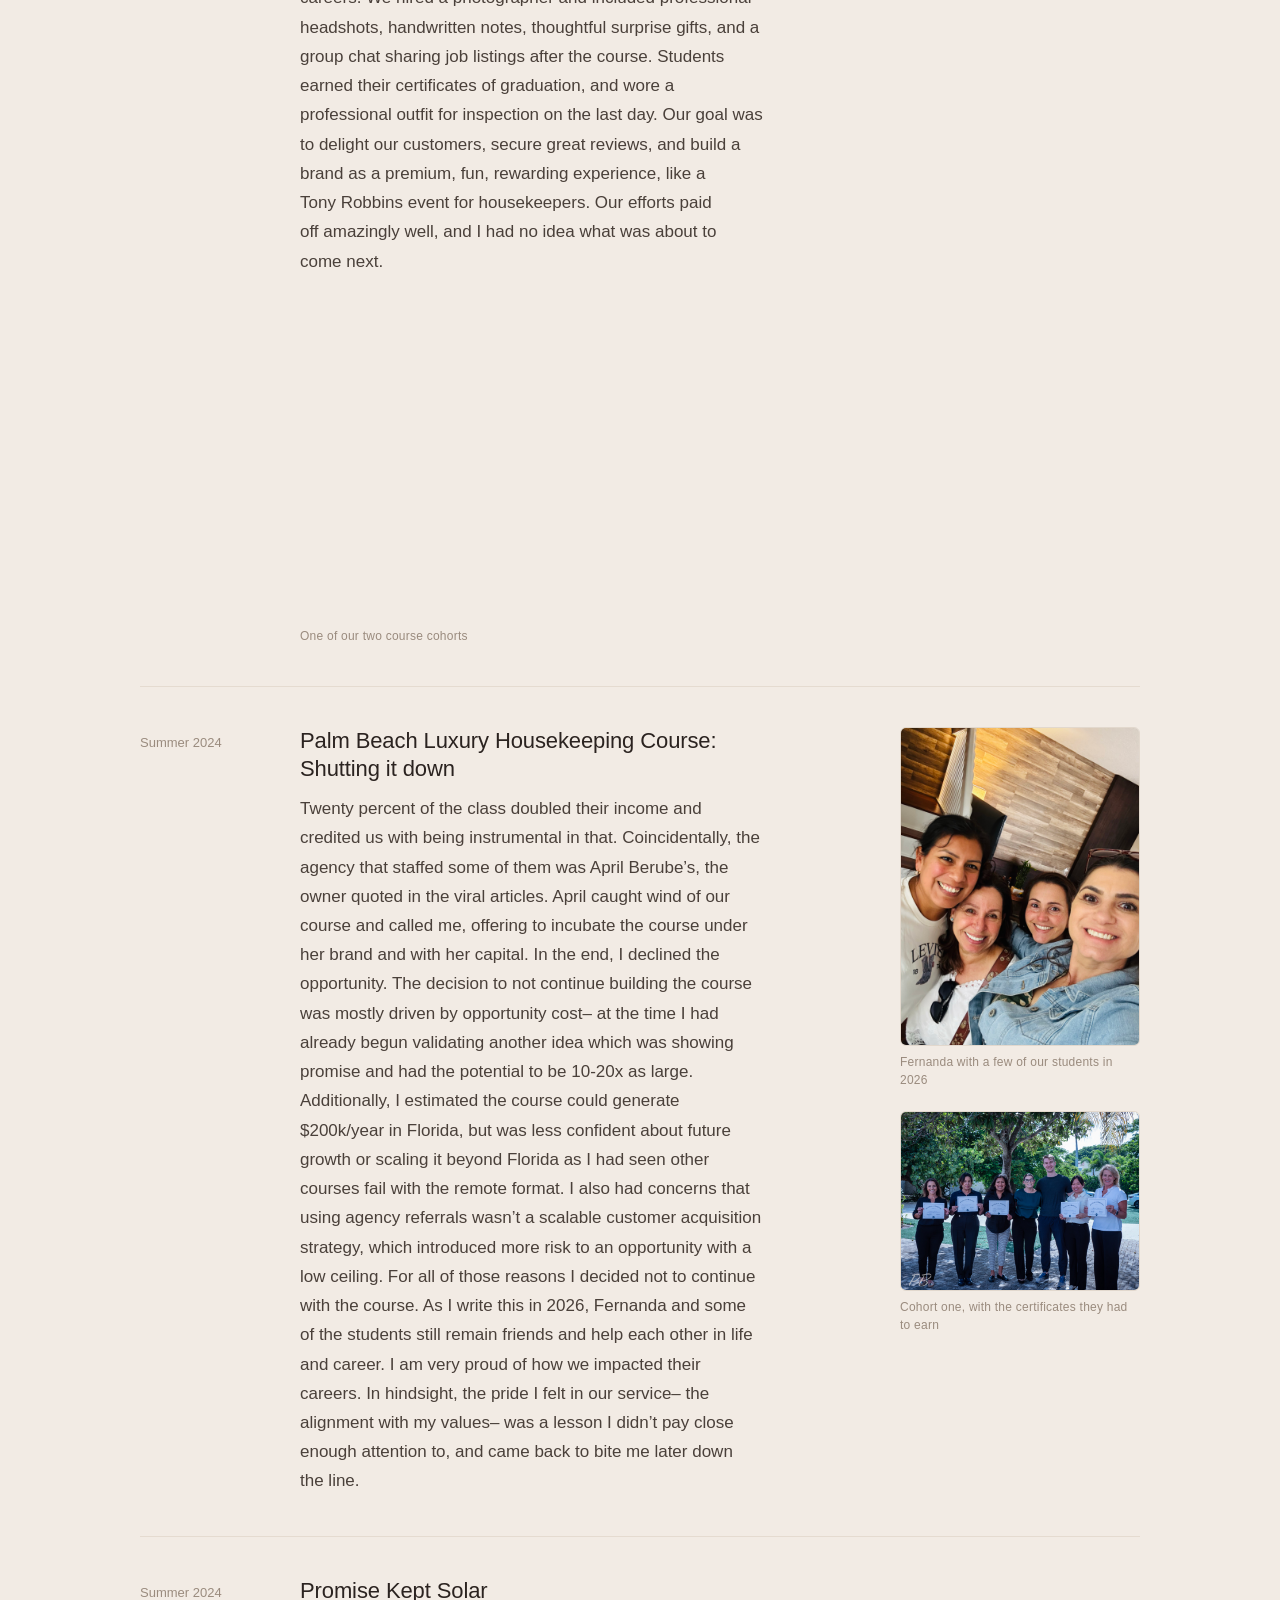
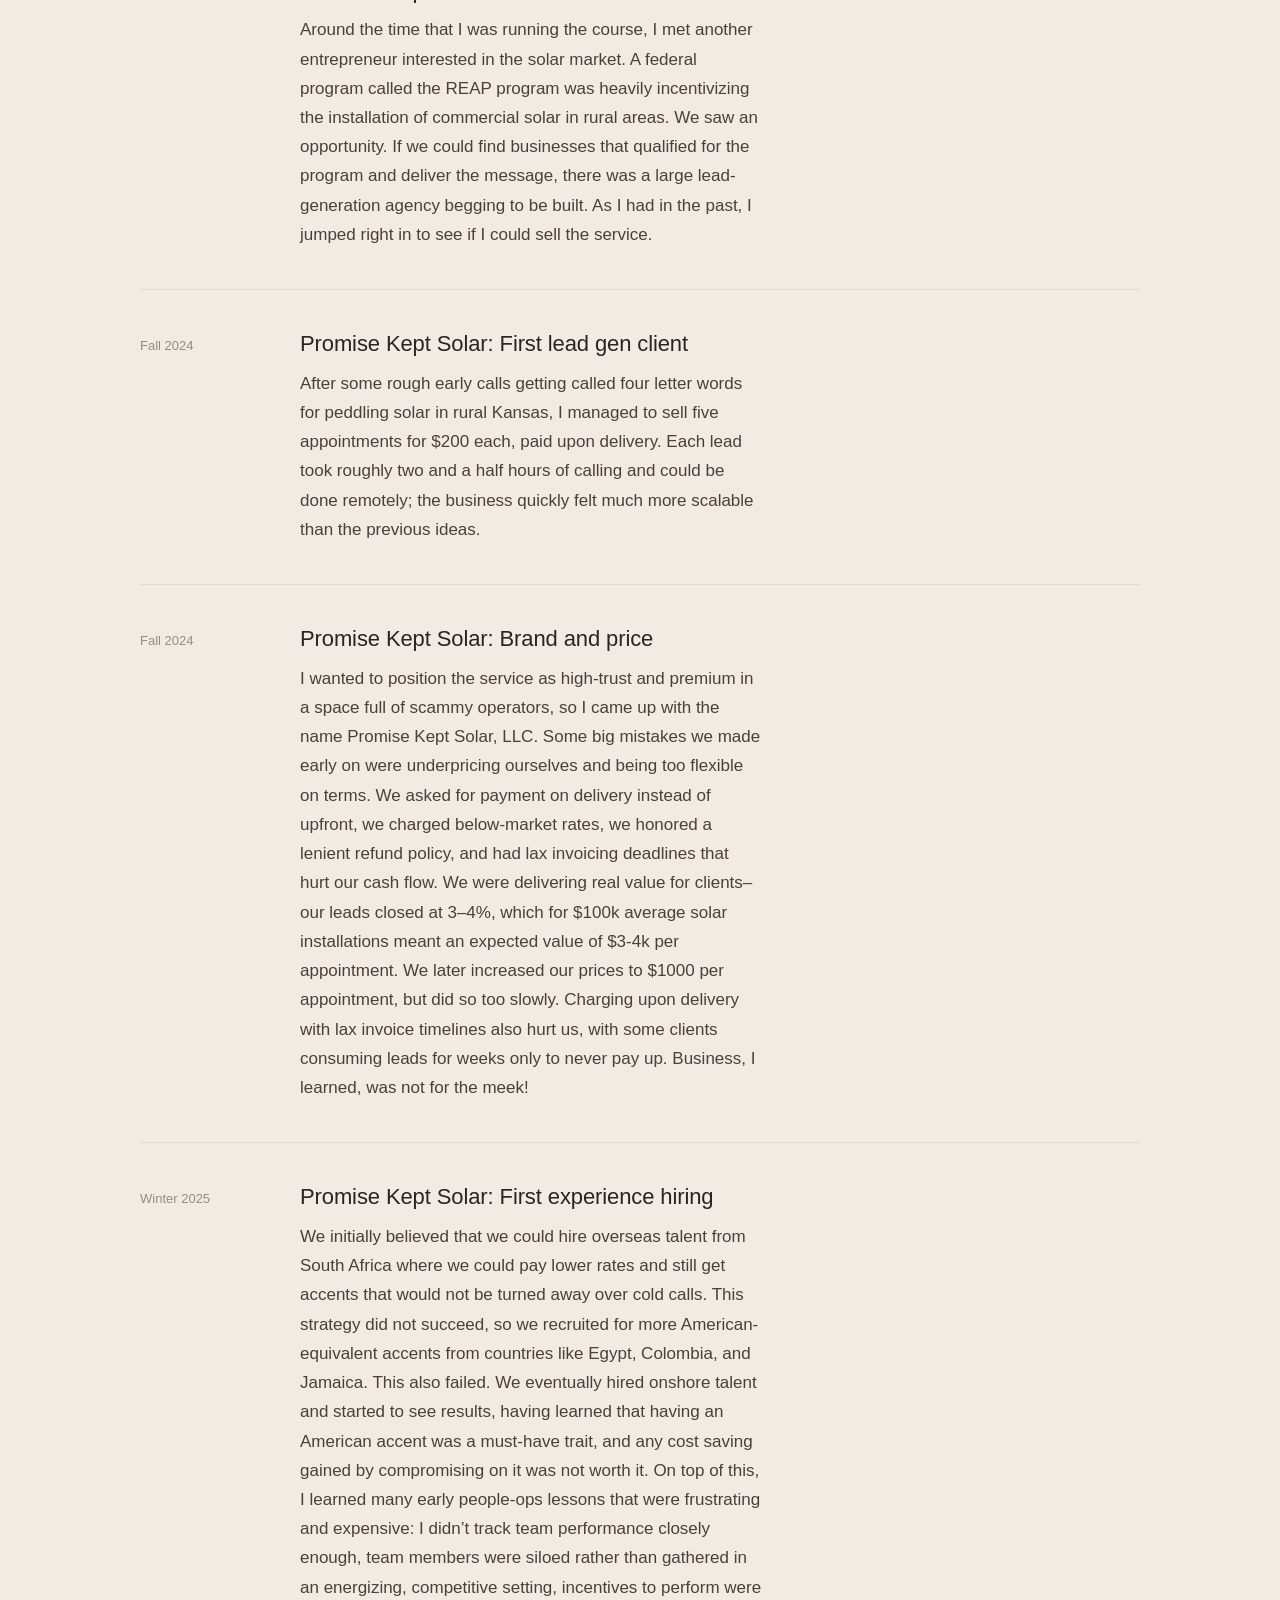
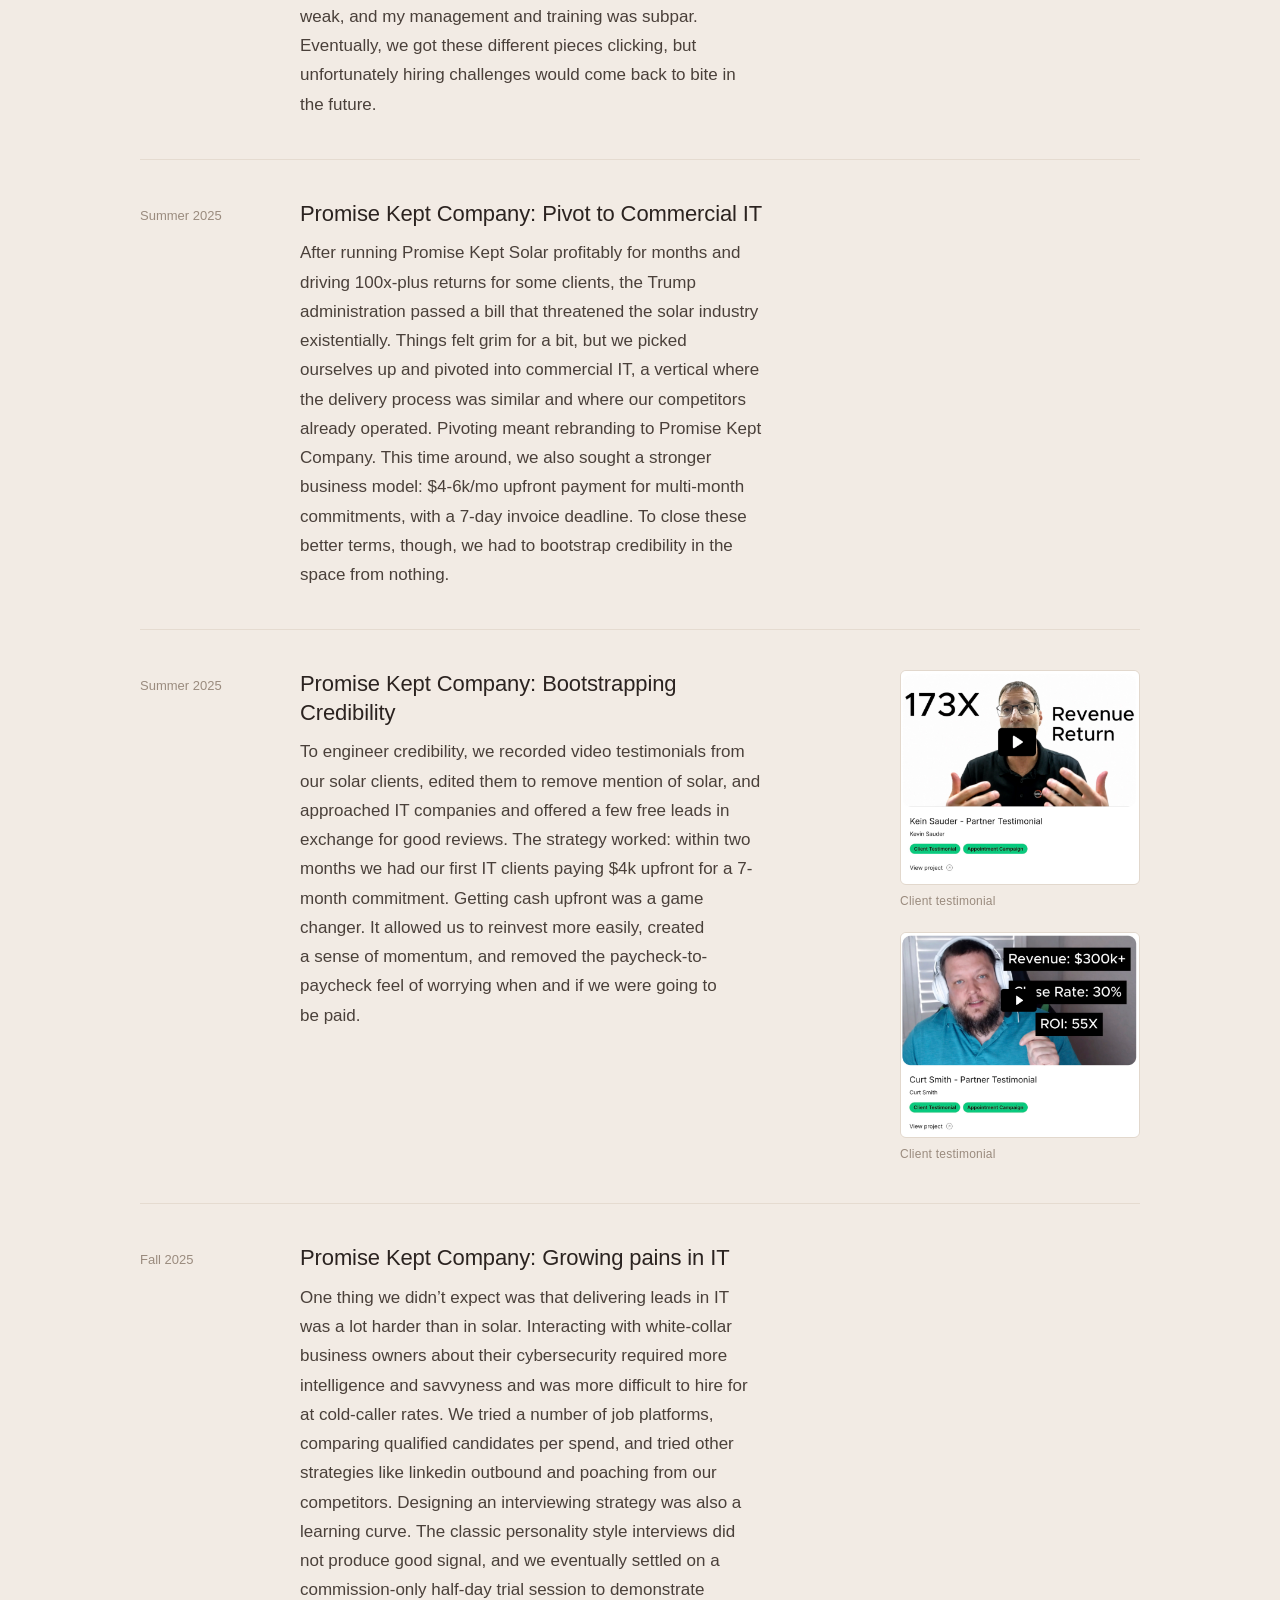
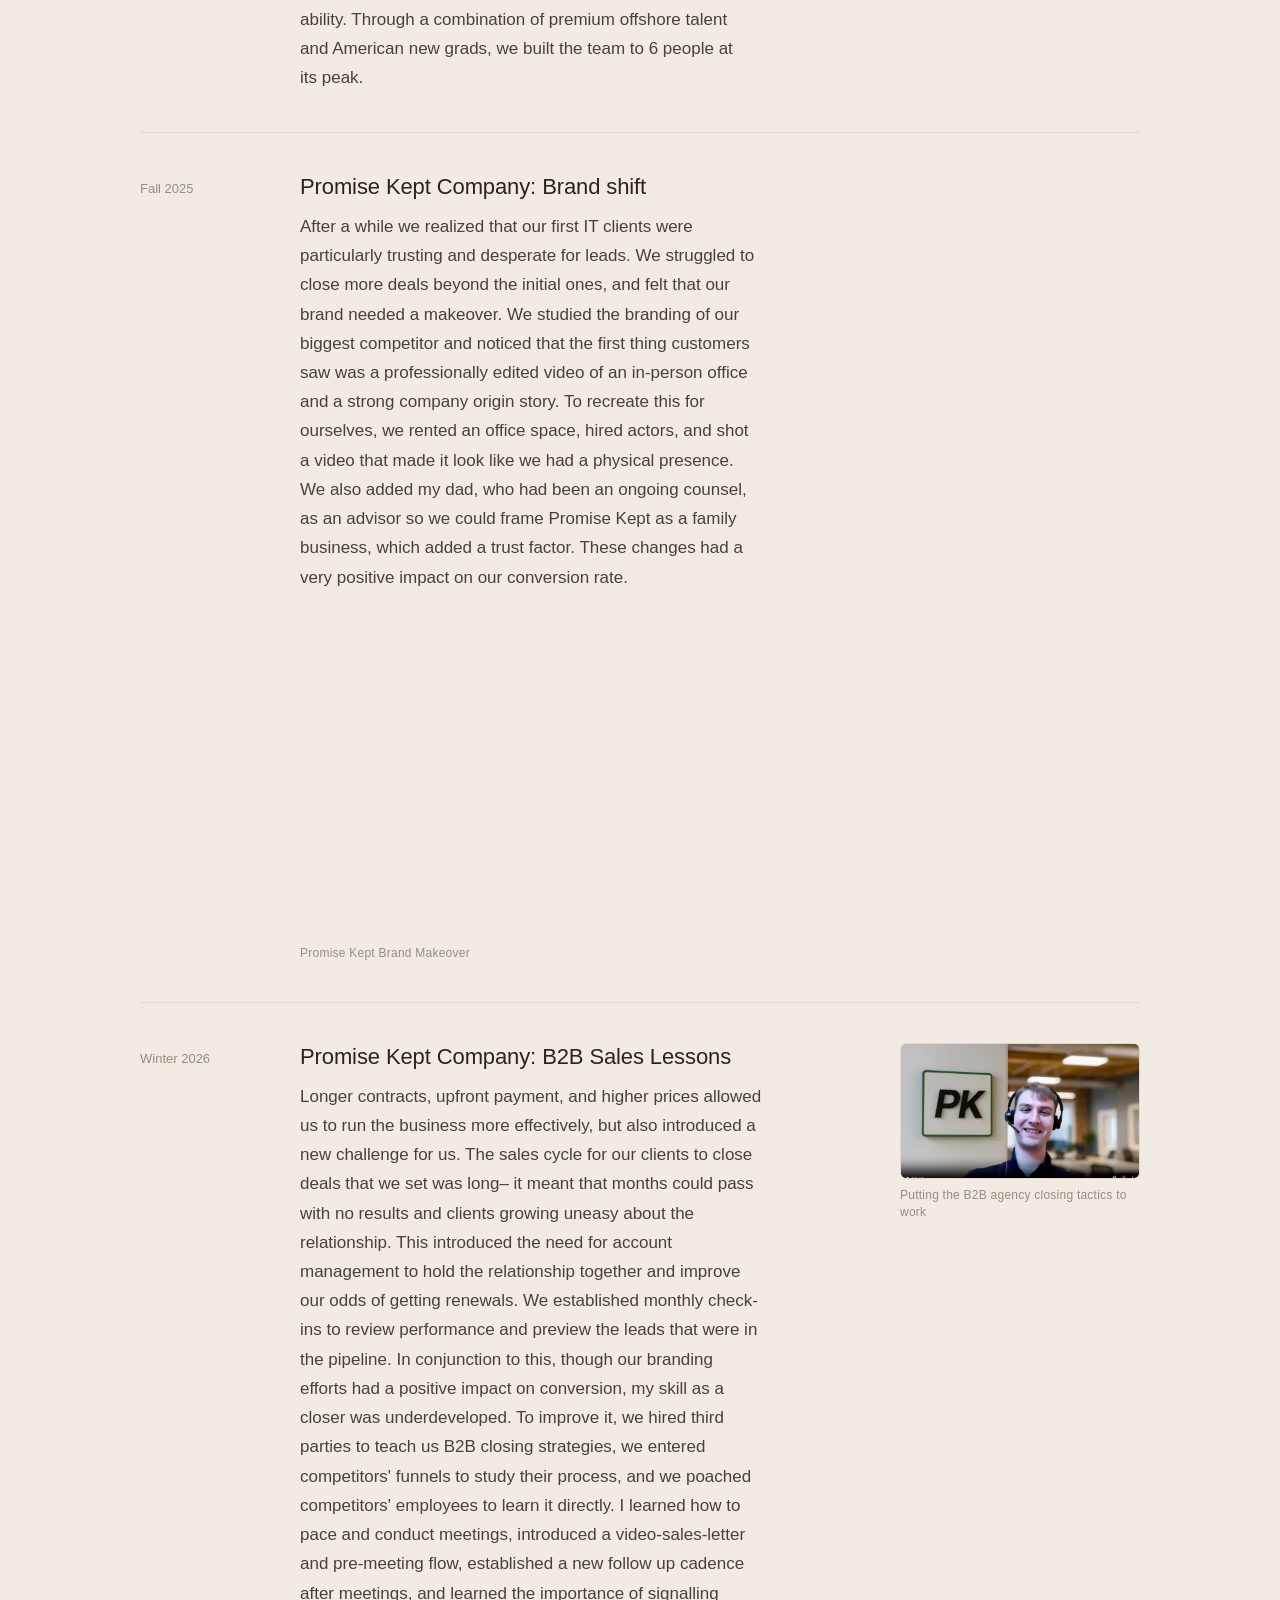
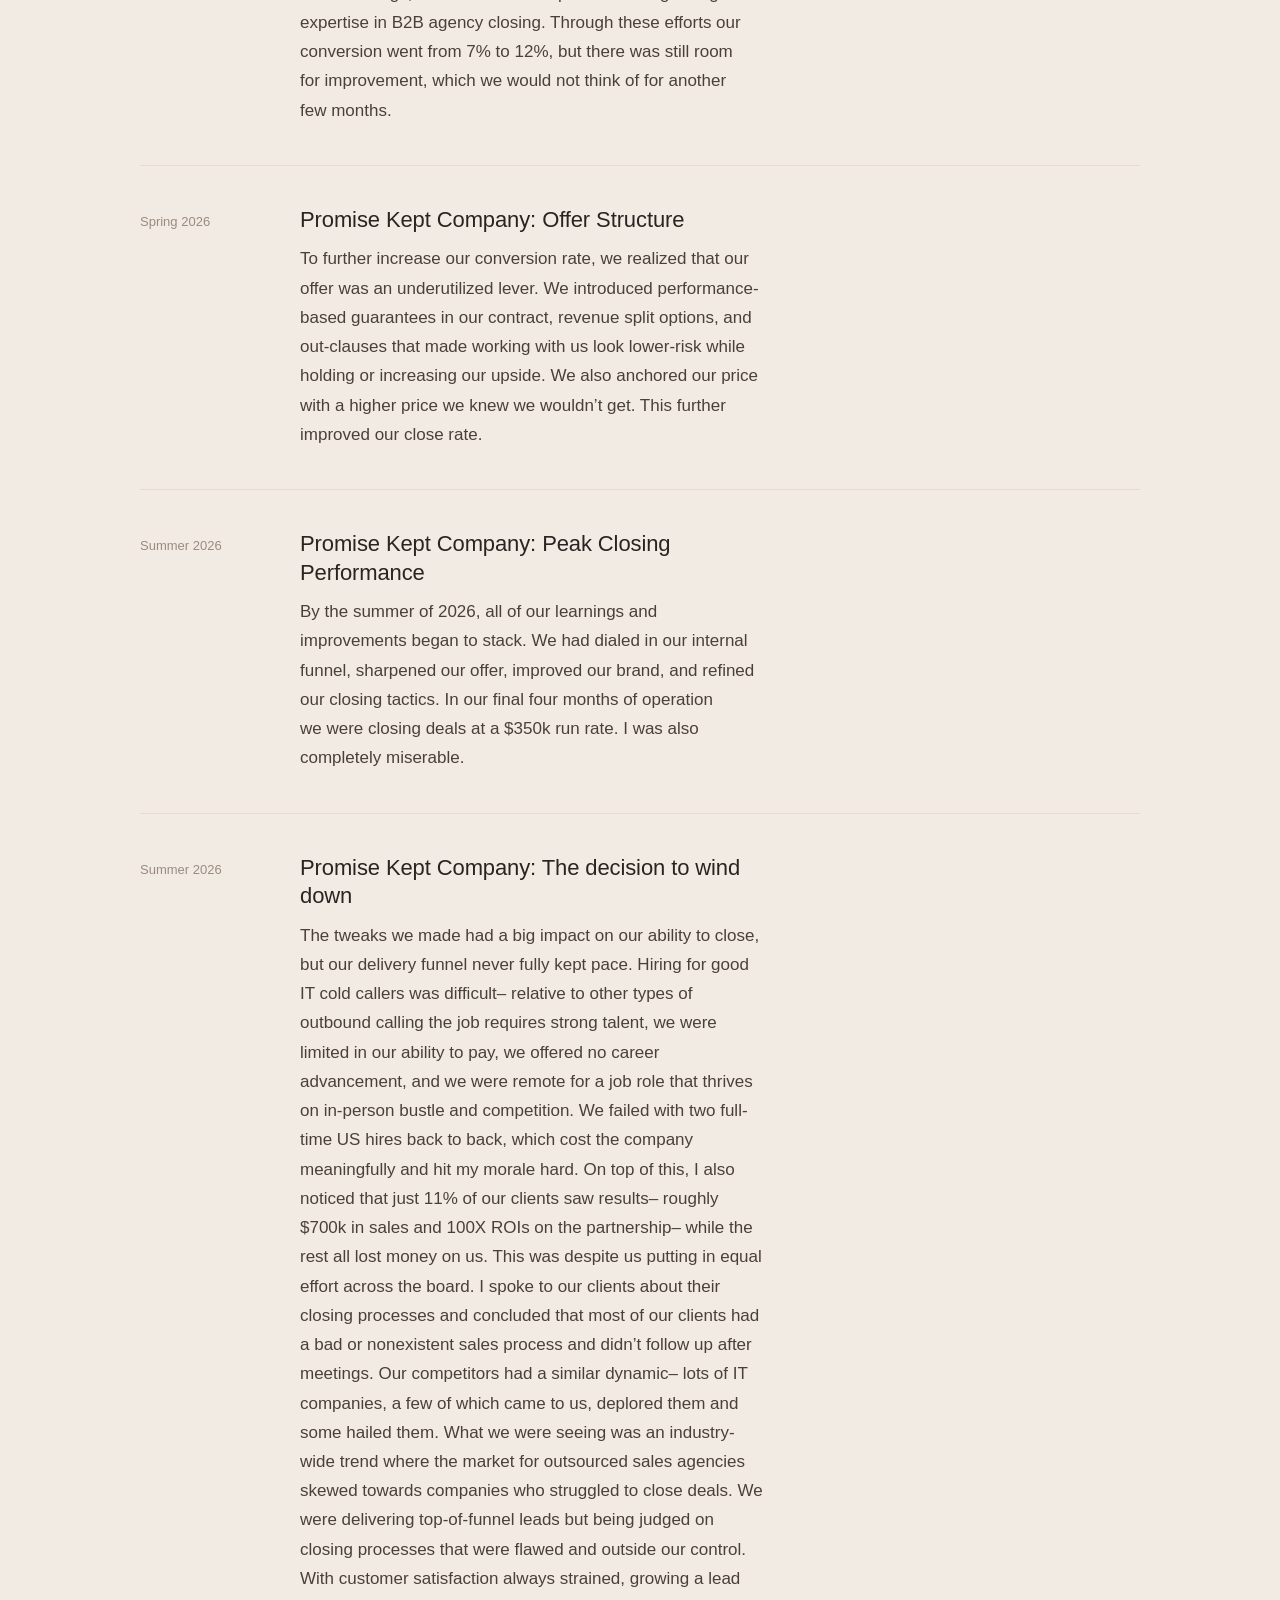
<file: self-driven-mba.html>
<!DOCTYPE html>
<html lang="en">
<head>
<meta charset="UTF-8">
<meta name="viewport" content="width=device-width, initial-scale=1.0">
<title>A self-driven MBA — Jeremy Haddock</title>
<meta name="description" content="How Jeremy Haddock taught himself business by building four companies in a self-driven MBA — the rejections, wins, and lessons, in order.">
<link rel="stylesheet" href="style.css">
<link rel="stylesheet" href="self-driven-mba.css">
<link rel="icon" href="favicon.svg" type="image/svg+xml">
</head>
<body>

<div class="page nav-shell">
  <nav class="top">
    <a class="mark" href="index.html">Jeremy Haddock</a>
    <div class="links">
      <a href="resume.html">Resume</a>
      <a href="self-driven-mba.html" aria-current="page">Self-driven MBA</a>
      <a href="writing-projects.html">Writings &amp; Projects</a>
    </div>
  </nav>
</div>

<div class="mba">
  <div class="mba-inner">

    <div class="mba-header">
      <p class="mba-lead">In 2024, I set out to teach myself business by trying to build one. I gave myself the summer to take a project from concept to revenue and learn as much as I could along the way. I labeled this my self-driven MBA.</p>
      <p class="mba-lead-cont">My strategy was to get as many reps as possible in a short amount of time, passing ideas through aggressive tests to see if there was real demand and scale. I set tight deadlines to go from idea through validation and earning revenue in days, not months, and formalized my learnings in post-mortems after each attempt.</p>
      <p class="mba-lead-cont">By the end of the summer, one of the ideas caught real traction, and I grew it to a $350k run rate business, with 18 clients and 6 team members over the course of two years. This is the story of the relationships, wins, and learnings along the way.</p>
      <blockquote class="mba-quote">
        <p>“I see these series of explorations almost like courses I’ve taken in my very-mini-MBA”</p>
        <cite>May 2024</cite>
      </blockquote>
    </div>

    <div class="mba-artifacts">
      <figure class="mba-artifact-figure">
        <div class="mba-mat">
          <img src="assets/declaration-2022.png" alt="The original 2024 declaration page, titled About This Page">
        </div>
        <figcaption>The original 2024 page where I stated my self-driven MBA &mdash; <a href="https://jeremyhaddocksite.webflow.io/businessexplorations" target="_blank" rel="noopener">still live</a>.</figcaption>
      </figure>
      <figure class="mba-artifact-figure">
        <div class="mba-mat">
          <img src="assets/cringe-mountain-2022.png" alt="Hand-drawn diagram: a figure climbing Cringe mountain toward the Land of cool">
        </div>
        <figcaption>This image was a symbol for me. I knew what I was doing was unconventional and would be deemed &lsquo;stupid&rsquo; by many people, but I followed my gut and trusted the process.</figcaption>
      </figure>
    </div>

    <div class="mba-timeline">

      <div class="mba-entry">
        <div class="mba-entry-date">Summer 2024</div>
        <div class="mba-entry-text">
          <h3>My Approach</h3>
          <p>The approach I took to business-building was to notice problems, size the potential demand, ideate a solution, prototype, and present it to real customers and try to sell it as fast as possible. If a project withstood all of these stages, I considered this a business that I could potentially scale. I followed this process for four ideas: An accessory to a best selling baby-chair, a sauna facilities product, a course teaching luxury housekeeping, and a lead generation agency.</p>
        </div>
      </div>

      <div class="mba-entry">
        <div class="mba-entry-date">Summer 2024</div>
        <div class="mba-entry-text">
          <h3>An accessory for a best-selling baby chair</h3>
          <p>My first idea was to build an accessory to a best-selling baby chair, called the Inglesina Fast-Clip Baby Chair. Building an accessory to an already beloved product was a strategy I heard about to build a successful business without the risk of having to create something new.</p>
        </div>
        <div class="mba-entry-media">
          <figure class="mba-photo-figure">
            <img class="photo" src="assets/Inglesina%20Fast%20Clip%20Baby%20Chair.webp" alt="The Inglesina Fast Clip Baby Chair">
            <figcaption>Inglesina Fast Clip Baby Chair</figcaption>
          </figure>
        </div>
      </div>

      <div class="mba-entry">
        <div class="mba-entry-date">Summer 2024</div>
        <div class="mba-entry-text">
          <h3>Baby Chair: Finding Friction</h3>
          <p>To get ideas for an accessory, I started by combing reddit threads and online reviews. I read that people loved the convenience of the chair– that they could move their little ones from room to room, or to restaurants without having to lug a big chair– but complained that their kids were then stuck in the chair and bored. In my research I also came across a snap-on tray that allowed kids to eat in the chair, and this triggered an idea: A snap-on tray with built in art features that allowed kids to be entertained and promote brain development in the chair. I created an AI image of my product, and hit the streets to gather market data and see whether there was interest. I got a lot of pats on the back– “you’re on to something man!”-- and recorded that 50% of people with strollers owned an Inglesina Fast Clip Baby chair. With 3.6M babies born every year, 50% of those owning the chair, 10% of those interested in my idea, and 50% of that market capturable, I estimated this as a $1.8M ARR business. Enough to get out the hot glue and build a prototype.</p>
        </div>
        <div class="mba-entry-media">
          <figure class="mba-photo-figure">
            <img class="photo" src="assets/Inglesina%20Chair%20AI%20Image.jpg" alt="AI-rendered image of the snap-on art tray on the Inglesina chair">
            <figcaption>Inglesina Baby Chair AI Image</figcaption>
          </figure>
          <figure>
            <iframe class="portrait" src="https://fast.wistia.net/embed/iframe/4pe1l62u2s" title="First day of the self-driven MBA" allow="autoplay; fullscreen" allowfullscreen loading="lazy"></iframe>
            <figcaption>First day of the self-driven MBA</figcaption>
          </figure>
        </div>
      </div>

      <div class="mba-entry">
        <div class="mba-entry-date">Summer 2024</div>
        <div class="mba-entry-text">
          <h3>Baby Chair: Testing Demand and First Pivot</h3>
          <p>Confused, impatient, embarrassed looks– I got a lot of those as I hawked down baby-sitters and moms with strollers on the west side highway of Manhattan. My goal was to show people my physical prototype, get feedback, and score a first sale. Although I got some more pats on the back, when I asked for people to pay $20 for the prototype, everyone awkwardly declined. I also learned about more risks to the idea: that kids young enough to sit in the chair were not developed enough to care about art, and that it was dangerous because they’d likely try to eat the art materials. One person suggested the idea of a busy board, a collection of fixed, tactile things to play with, so I pivoted to that by redesigning the physical prototype and got back out there. This also failed to land. Ultimately, I invalidated the idea mostly due to insufficient demand.</p>
        </div>
        <div class="mba-entry-media">
          <figure>
            <iframe class="portrait" src="https://fast.wistia.net/embed/iframe/zjueq2bra5" title="First time asking for money" allow="autoplay; fullscreen" allowfullscreen loading="lazy"></iframe>
            <figcaption>First time asking for money</figcaption>
          </figure>
          <figure>
            <iframe class="portrait" src="https://fast.wistia.net/embed/iframe/116xn4rt3k" title="Busy board pivot" allow="autoplay; fullscreen" allowfullscreen loading="lazy"></iframe>
            <figcaption>Busy board pivot</figcaption>
          </figure>
        </div>
      </div>

      <div class="mba-entry">
        <div class="mba-entry-date">Summer 2024</div>
        <div class="mba-entry-text">
          <h3>Baby Chair: The Challenge with Consumer Products</h3>
          <p>This was a first exposure to the difficulty of building consumer products. I learned that identifying problems consumers are willing to pay for is hard. In hindsight, even if there was demand for my idea, the market for Inglesina accessories was already flooded by low-cost Chinese manufacturers who would pose tough competition. I began looking for problems with measurable financial costs, where customers had a clearer incentive to pay for solutions, and focussed on B2B models, where I could avoid the challenge of dealing with consumers.</p>
          <div class="mba-postmortem"><a href="https://jeremyhaddocksite.webflow.io/businessexplorations" target="_blank" rel="noopener">Post-mortem, I wrote at the time.</a></div>
        </div>
      </div>

      <div class="mba-entry">
        <div class="mba-entry-date">Summer 2024</div>
        <div class="mba-entry-text">
          <h3>Sauna Guard</h3>
          <p>During the summer of 2024, I used my gym’s sauna daily. One to two times per week, the sauna would be out of commission. The reason was because people kept pouring water on the electric sauna heater to generate steam. The maintenance guy was showing up all the time and management was frustrated. I saw an opportunity to help a business save money.</p>
        </div>
      </div>

      <div class="mba-entry">
        <div class="mba-entry-date">Summer 2024</div>
        <div class="mba-entry-text">
          <h3>Sauna Guard</h3>
          <p>My next step was to check that my gym wasn't a one-off and estimate the market size. I called every gym in Manhattan, recording how many had electric saunas and how many had the problem. I learned that 70% of gyms had saunas and roughly 50% of gyms with saunas experienced this same problem– with 113k gyms in the US I sized this TAM at $20M.</p>
        </div>
      </div>

      <div class="mba-entry">
        <div class="mba-entry-date">Summer 2024</div>
        <div class="mba-entry-text">
          <h3>Sauna Guard: Prototype and Selling</h3>
          <p>The prototype, in this case, was a design sketch of a protective sauna heater enclosure meant to read like a professional contractor doc. With this in hand, I sought out meetings with all the gym managers in New York City via phone and email. I pitched an 800% ROI for gyms and one day installation. Eventually, someone bit, and I sold the enclosure for $1000 to one location of a major gym franchise. Scoring real revenue for the first time was a big milestone. Unfortunately, I didn’t predict the bumps in the road that came next.</p>
        </div>
        <div class="mba-entry-media">
          <figure class="mba-photo-figure">
            <img class="photo" src="assets/sauna-enclosure-design-doc.jpg" alt="The sauna enclosure design document, drawn to read like a contractor spec" loading="lazy">
            <figcaption>The prototype — a design doc for the enclosure</figcaption>
          </figure>
          <!--
            EDIT ME: a "First Sauna Sale" clip is referenced in the script but
            has no asset yet. Add it as a video:

            <figure>
              <iframe class="portrait" src="https://fast.wistia.net/embed/iframe/MEDIA_ID" title="First Sauna Sale" allow="autoplay; fullscreen" allowfullscreen loading="lazy"></iframe>
              <figcaption>First Sauna Sale</figcaption>
            </figure>
          -->
        </div>
      </div>

      <div class="mba-entry">
        <div class="mba-entry-date">Summer 2024</div>
        <div class="mba-entry-text">
          <h3>Sauna Guard: Scaling Issues and Invalidation</h3>
          <p>I had contracted with a carpenter to do the build, but on delivery day, everything went wrong: The carpenter didn&rsquo;t show up, the gym was frustrated by the delay, and the last minute replacement carpenter built the design completely incorrectly. I sat down on the sidewalk, head in hands. The enclosure was successfully rebuilt the next day, but the issues with scaling this business were painfully clear to me. The thought of contracting hundreds of carpenters across the country and dealing with liability risk of a product involving wood next to hot metal, all on top of 20% gross margins and little meaningful differentiation didn&rsquo;t get me excited. I killed the business, took the learnings, and sought out an idea with simpler distribution and one where I could build a brand to differentiate from competitors.</p>
          <div class="mba-postmortem"><a href="https://jeremyhaddocksite.webflow.io/businessexplorations" target="_blank" rel="noopener">Post-mortem, written at the time</a></div>
        </div>
        <div class="mba-entry-media">
          <figure>
            <iframe class="portrait" src="https://fast.wistia.net/embed/iframe/lbztywdski" title="First sauna installation" allow="autoplay; fullscreen" allowfullscreen loading="lazy"></iframe>
            <figcaption>First sauna installation</figcaption>
          </figure>
          <figure class="mba-photo-figure">
            <img class="photo" src="assets/sauna-cover-installed.jpg" alt="The finished sauna enclosure installed over the heater" loading="lazy">
            <figcaption>Finished sauna enclosure</figcaption>
          </figure>
        </div>
      </div>

      <div class="mba-entry">
        <div class="mba-entry-date">Summer 2024</div>
        <div class="mba-entry-text">
          <h3>Palm Beach Luxury Housekeeping Course</h3>
          <p>I came across a viral article that reported that Palm Beach luxury housekeepers were earning $150k a year due to a shortage of supply. This story was reported by Business Insider, Fortune, NY Post, CNBC, and many others. I interpreted this as a strong demand signal and shortcut to validating demand. Many of the articles quoted the leader of the most prestigious housekeeper agency in Florida, named April Berube, who mentioned that she thought a course was the best solution to increase the supply of skilled labor. I had confirmed demand and had what was likely a good solution, so I got to work building the landing page for the Palm Beach Luxury Housekeeping Course.</p>
        </div>
      </div>

      <div class="mba-entry">
        <div class="mba-entry-date">Summer 2024</div>
        <div class="mba-entry-text">
          <h3>Palm Beach Luxury Housekeeping Course: Marketing Strategy and First Sales</h3>
          <p>My strategy to sell the course was two fold: 1. A social media marketing campaign to facebook groups and 2. Winning referral partnerships with staffing agencies who had hundreds of job-seeking housekeepers on their email lists. The social media campaign didn&rsquo;t yield great results, but cold outreach scored me a partnership with a smaller agency, who included my course announcement in one of their email blasts. This got us our first 15 students for two courses, or about $4k in revenue.</p>
        </div>
        <div class="mba-entry-media">
          <figure class="mba-photo-figure">
            <img class="photo" src="assets/PB%20Luxury%20Housekeeping%20course%20Social%20Media%202.jpg" alt="The social media marketing plan for the Palm Beach course" loading="lazy">
            <figcaption>Course Social Media Strategy</figcaption>
          </figure>
          <figure class="mba-photo-figure">
            <img class="photo" src="assets/PB%20Luxury%20Housekeeping%20Course%20Social%20Media.png" alt="A social media post promoting the Palm Beach course" loading="lazy">
            <figcaption>Course Social Media Strategy</figcaption>
          </figure>
        </div>
      </div>

      <div class="mba-entry mba-entry--stacked-media">
        <div class="mba-entry-date">Summer 2024</div>
        <div class="mba-entry-text">
          <h3>Palm Beach Luxury Housekeeping Course: Course Design and Delighting Customers</h3>
          <p>I put out a job ad and recruited a charismatic, experienced housekeeper named Fernanda to be my course instructor and co-designer of the curriculum. I got discouraged early on, worried that the only course sites we could afford were drab, fluorescent hotel conference rooms for $250/h. A bunch of people sitting around a table watching a powerpoint slide… Ugh. A major lightbulb moment was realizing that we could rent an entire villa for $250/night, allowing us to instruct the course with real props like a bed and dining table, as well have an environment where students could let their guard down and build stronger relationships. As we developed the curriculum, it became more clear that the value of our service was not just the knowledge of how to take care of luxury homes. The actual knowledge could be covered in a 3h slide show, and we had to fill 2-full days with value. We started to view the course as an energizing, human centered experience. We wanted students to walk away feeling special, with boosted self belief, with new friends, with a professional network, and with a plan to advance their careers. We hired a photographer and included professional headshots, handwritten notes, thoughtful surprise gifts, and a group chat sharing job listings after the course. Students earned their certificates of graduation, and wore a professional outfit for inspection on the last day. Our goal was to delight our customers, secure great reviews, and build a brand as a premium, fun, rewarding experience, like a Tony Robbins event for housekeepers. Our efforts paid off amazingly well, and I had no idea what was about to come next.</p>
        </div>
        <div class="mba-entry-media">
          <figure class="mba-landscape-figure">
            <iframe class="landscape" src="https://fast.wistia.net/embed/iframe/j9meaoadur" title="One of our two course cohorts" allow="autoplay; fullscreen" allowfullscreen loading="lazy"></iframe>
            <figcaption>One of our two course cohorts</figcaption>
          </figure>
        </div>
      </div>

      <div class="mba-entry">
        <div class="mba-entry-date">Summer 2024</div>
        <div class="mba-entry-text">
          <h3>Palm Beach Luxury Housekeeping Course: Shutting it down</h3>
          <p>Twenty percent of the class doubled their income and credited us with being instrumental in that. Coincidentally, the agency that staffed some of them was April Berube’s, the owner quoted in the viral articles. April caught wind of our course and called me, offering to incubate the course under her brand and with her capital. In the end, I declined the opportunity. The decision to not continue building the course was mostly driven by opportunity cost– at the time I had already begun validating another idea which was showing promise and had the potential to be 10-20x as large. Additionally, I estimated the course could generate $200k/year in Florida, but was less confident about future growth or scaling it beyond Florida as I had seen other courses fail with the remote format. I also had concerns that using agency referrals wasn’t a scalable customer acquisition strategy, which introduced more risk to an opportunity with a low ceiling. For all of those reasons I decided not to continue with the course. As I write this in 2026, Fernanda and some of the students still remain friends and help each other in life and career. I am very proud of how we impacted their careers. In hindsight, the pride I felt in our service– the alignment with my values– was a lesson I didn’t pay close enough attention to, and came back to bite me later down the line.</p>
        </div>
        <div class="mba-entry-media">
          <figure class="mba-photo-figure">
            <img class="photo" src="assets/fernanda-with-students.jpg" alt="Fernanda with the course students" loading="lazy">
            <figcaption>Fernanda with a few of our students in 2026</figcaption>
          </figure>
          <figure class="mba-photo-figure">
            <img class="photo" src="assets/course-cohort-1-certificates.jpg" alt="The first cohort with their certificates of graduation" loading="lazy">
            <figcaption>Cohort one, with the certificates they had to earn</figcaption>
          </figure>
        </div>
      </div>

      <div class="mba-entry">
        <div class="mba-entry-date">Summer 2024</div>
        <div class="mba-entry-text">
          <h3>Promise Kept Solar</h3>
          <p>Around the time that I was running the course, I met another entrepreneur interested in the solar market. A federal program called the REAP program was heavily incentivizing the installation of commercial solar in rural areas. We saw an opportunity. If we could find businesses that qualified for the program and deliver the message, there was a large lead-generation agency begging to be built. As I had in the past, I jumped right in to see if I could sell the service.</p>
        </div>
      </div>

      <div class="mba-entry">
        <div class="mba-entry-date">Fall 2024</div>
        <div class="mba-entry-text">
          <h3>Promise Kept Solar: First lead gen client</h3>
          <p>After some rough early calls getting called four letter words for peddling solar in rural Kansas, I managed to sell five appointments for $200 each, paid upon delivery. Each lead took roughly two and a half hours of calling and could be done remotely; the business quickly felt much more scalable than the previous ideas.</p>
        </div>
      </div>

      <div class="mba-entry">
        <div class="mba-entry-date">Fall 2024</div>
        <div class="mba-entry-text">
          <h3>Promise Kept Solar: Brand and price</h3>
          <p>I wanted to position the service as high-trust and premium in a space full of scammy operators, so I came up with the name Promise Kept Solar, LLC. Some big mistakes we made early on were underpricing ourselves and being too flexible on terms. We asked for payment on delivery instead of upfront, we charged below-market rates, we honored a lenient refund policy, and had lax invoicing deadlines that hurt our cash flow. We were delivering real value for clients– our leads closed at 3–4%, which for $100k average solar installations meant an expected value of $3-4k per appointment. We later increased our prices to $1000 per appointment, but did so too slowly. Charging upon delivery with lax invoice timelines also hurt us, with some clients consuming leads for weeks only to never pay up. Business, I learned, was not for the meek!</p>
        </div>
      </div>

      <div class="mba-entry">
        <div class="mba-entry-date">Winter 2025</div>
        <div class="mba-entry-text">
          <h3>Promise Kept Solar: First experience hiring</h3>
          <p>We initially believed that we could hire overseas talent from South Africa where we could pay lower rates and still get accents that would not be turned away over cold calls. This strategy did not succeed, so we recruited for more American-equivalent accents from countries like Egypt, Colombia, and Jamaica. This also failed. We eventually hired onshore talent and started to see results, having learned that having an American accent was a must-have trait, and any cost saving gained by compromising on it was not worth it. On top of this, I learned many early people-ops lessons that were frustrating and expensive: I didn&rsquo;t track team performance closely enough, team members were siloed rather than gathered in an energizing, competitive setting, incentives to perform were weak, and my management and training was subpar. Eventually, we got these different pieces clicking, but unfortunately hiring challenges would come back to bite in the future.</p>
        </div>
      </div>

      <div class="mba-entry">
        <div class="mba-entry-date">Summer 2025</div>
        <div class="mba-entry-text">
          <h3>Promise Kept Company: Pivot to Commercial IT</h3>
          <p>After running Promise Kept Solar profitably for months and driving 100x-plus returns for some clients, the Trump administration passed a bill that threatened the solar industry existentially. Things felt grim for a bit, but we picked ourselves up and pivoted into commercial IT, a vertical where the delivery process was similar and where our competitors already operated. Pivoting meant rebranding to Promise Kept Company. This time around, we also sought a stronger business model: $4-6k/mo upfront payment for multi-month commitments, with a 7-day invoice deadline. To close these better terms, though, we had to bootstrap credibility in the space from nothing.</p>
        </div>
      </div>

      <div class="mba-entry">
        <div class="mba-entry-date">Summer 2025</div>
        <div class="mba-entry-text">
          <h3>Promise Kept Company: Bootstrapping Credibility</h3>
          <p>To engineer credibility, we recorded video testimonials from our solar clients, edited them to remove mention of solar, and approached IT companies and offered a few free leads in exchange for good reviews. The strategy worked: within two months we had our first IT clients paying $4k upfront for a 7-month commitment. Getting cash upfront was a game changer. It allowed us to reinvest more easily, created a sense of momentum, and removed the paycheck-to-paycheck feel of worrying when and if we were going to be paid.</p>
        </div>
        <div class="mba-entry-media">
          <figure class="mba-photo-figure">
            <img class="photo" src="assets/pk-testimonial-1.jpg" alt="A Promise Kept client video testimonial" loading="lazy">
            <figcaption>Client testimonial</figcaption>
          </figure>
          <figure class="mba-photo-figure">
            <img class="photo" src="assets/pk-testimonial-2.jpg" alt="A second Promise Kept client video testimonial" loading="lazy">
            <figcaption>Client testimonial</figcaption>
          </figure>
        </div>
      </div>

      <div class="mba-entry">
        <div class="mba-entry-date">Fall 2025</div>
        <div class="mba-entry-text">
          <h3>Promise Kept Company: Growing pains in IT</h3>
          <p>One thing we didn’t expect was that delivering leads in IT was a lot harder than in solar. Interacting with white-collar business owners about their cybersecurity required more intelligence and savvyness and was more difficult to hire for at cold-caller rates. We tried a number of job platforms, comparing qualified candidates per spend, and tried other strategies like linkedin outbound and poaching from our competitors. Designing an interviewing strategy was also a learning curve. The classic personality style interviews did not produce good signal, and we eventually settled on a commission-only half-day trial session to demonstrate ability. Through a combination of premium offshore talent and American new grads, we built the team to 6 people at its peak.</p>
        </div>
      </div>

      <div class="mba-entry mba-entry--stacked-media">
        <div class="mba-entry-date">Fall 2025</div>
        <div class="mba-entry-text">
          <h3>Promise Kept Company: Brand shift</h3>
          <p>After a while we realized that our first IT clients were particularly trusting and desperate for leads. We struggled to close more deals beyond the initial ones, and felt that our brand needed a makeover. We studied the branding of our biggest competitor and noticed that the first thing customers saw was a professionally edited video of an in-person office and a strong company origin story. To recreate this for ourselves, we rented an office space, hired actors, and shot a video that made it look like we had a physical presence. We also added my dad, who had been an ongoing counsel, as an advisor so we could frame Promise Kept as a family business, which added a trust factor. These changes had a very positive impact on our conversion rate.</p>
        </div>
        <div class="mba-entry-media">
          <figure class="mba-landscape-figure">
            <iframe class="landscape" src="https://fast.wistia.net/embed/iframe/d8aahiqxm1" title="Promise Kept Brand Makeover" allow="autoplay; fullscreen" allowfullscreen loading="lazy"></iframe>
            <figcaption>Promise Kept Brand Makeover</figcaption>
          </figure>
        </div>
      </div>

      <div class="mba-entry">
        <div class="mba-entry-date">Winter 2026</div>
        <div class="mba-entry-text">
          <h3>Promise Kept Company: B2B Sales Lessons</h3>
          <p>Longer contracts, upfront payment, and higher prices allowed us to run the business more effectively, but also introduced a new challenge for us. The sales cycle for our clients to close deals that we set was long– it meant that months could pass with no results and clients growing uneasy about the relationship. This introduced the need for account management to hold the relationship together and improve our odds of getting renewals. We established monthly check-ins to review performance and preview the leads that were in the pipeline. In conjunction to this, though our branding efforts had a positive impact on conversion, my skill as a closer was underdeveloped. To improve it, we hired third parties to teach us B2B closing strategies, we entered competitors' funnels to study their process, and we poached competitors' employees to learn it directly. I learned how to pace and conduct meetings, introduced a video-sales-letter and pre-meeting flow, established a new follow up cadence after meetings, and learned the importance of signalling expertise in B2B agency closing. Through these efforts our conversion went from 7% to 12%, but there was still room for improvement, which we would not think of for another few months.</p>
        </div>
        <div class="mba-entry-media">
          <figure class="mba-photo-figure">
            <img class="photo" src="assets/b2b-sales-tactics.jpg" alt="Running a B2B sales meeting with the new process" loading="lazy">
            <figcaption>Putting the B2B agency closing tactics to work</figcaption>
          </figure>
        </div>
      </div>

      <div class="mba-entry">
        <div class="mba-entry-date">Spring 2026</div>
        <div class="mba-entry-text">
          <h3>Promise Kept Company: Offer Structure</h3>
          <p>To further increase our conversion rate, we realized that our offer was an underutilized lever. We introduced performance-based guarantees in our contract, revenue split options, and out-clauses that made working with us look lower-risk while holding or increasing our upside. We also anchored our price with a higher price we knew we wouldn’t get. This further improved our close rate.</p>
        </div>
      </div>

      <div class="mba-entry">
        <div class="mba-entry-date">Summer 2026</div>
        <div class="mba-entry-text">
          <h3>Promise Kept Company: Peak Closing Performance</h3>
          <p>By the summer of 2026, all of our learnings and improvements began to stack. We had dialed in our internal funnel, sharpened our offer, improved our brand, and refined our closing tactics. In our final four months of operation we were closing deals at a $350k run rate. I was also completely miserable.</p>
        </div>
      </div>

      <div class="mba-entry">
        <div class="mba-entry-date">Summer 2026</div>
        <div class="mba-entry-text">
          <h3>Promise Kept Company: The decision to wind down</h3>
          <p>The tweaks we made had a big impact on our ability to close, but our delivery funnel never fully kept pace. Hiring for good IT cold callers was difficult– relative to other types of outbound calling the job requires strong talent, we were limited in our ability to pay, we offered no career advancement, and we were remote for a job role that thrives on in-person bustle and competition. We failed with two full-time US hires back to back, which cost the company meaningfully and hit my morale hard. On top of this, I also noticed that just 11% of our clients saw results– roughly $700k in sales and 100X ROIs on the partnership– while the rest all lost money on us. This was despite us putting in equal effort across the board. I spoke to our clients about their closing processes and concluded that most of our clients had a bad or nonexistent sales process and didn’t follow up after meetings. Our competitors had a similar dynamic– lots of IT companies, a few of which came to us, deplored them and some hailed them. What we were seeing was an industry-wide trend where the market for outsourced sales agencies skewed towards companies who struggled to close deals. We were delivering top-of-funnel leads but being judged on closing processes that were flawed and outside our control. With customer satisfaction always strained, growing a lead gen agency would require strong account management to convince low or no ROI customers to renew, and slick sales tactics to sell the dream while not mentioning the likely risk of no return. The combination of dealing with unhappy customers, closing with questionable tactics, and managing a high-churn cold calling team was draining. It was the antithesis of the joy I felt in creating delightful experiences with the course two years prior. I burned out, wanted out, and decided to stop growing the company.</p>
        </div>
      </div>

    </div>

    <div class="mba-postscript">
      <div class="mba-postscript-date">Summer<br>2026</div>
      <div class="mba-postscript-text">
        <p>I had originally intended for my &ldquo;very-mini-MBA&rdquo; to be three months and wrote that &ldquo;If I can sell a single sauna enclosure I&rsquo;ll consider this chapter a success.&rdquo; I ended it over two years later with over $300k in closed deals and so many lessons about business and life. I&rsquo;ve hired, managed, pivoted, developed GTM strategies, closed deals, structured contracts, designed event experiences, and directed branding shoots. I created real value for people and businesses through my ideas and work, and expanded my horizons of what I think is possible. On to brighter skies and more adventure - miles to go before I sleep!</p>
      </div>
    </div>

  </div>
</div>

<script src="self-driven-mba.js"></script>
</body>
</html>
</file>
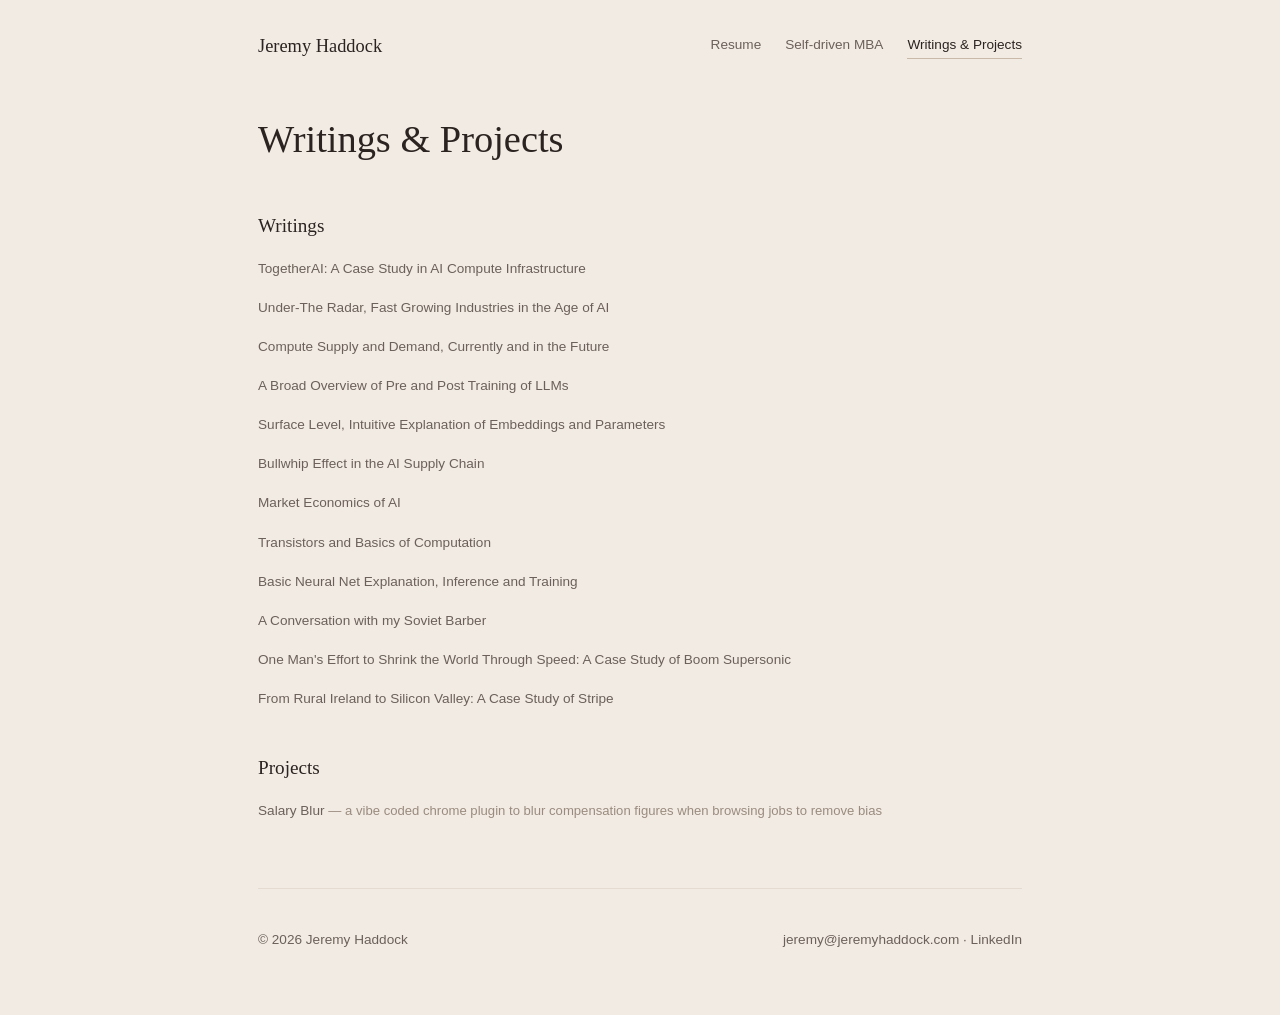
<file: writing-projects.html>
<!DOCTYPE html>
<html lang="en">
<head>
<meta charset="UTF-8">
<meta name="viewport" content="width=device-width, initial-scale=1.0">
<title>Writings &amp; Projects — Jeremy Haddock</title>
<meta name="description" content="Essays by Jeremy Haddock on AI, compute, and business case studies, plus side projects.">
<link rel="stylesheet" href="style.css">
<link rel="icon" href="favicon.svg" type="image/svg+xml">
</head>
<body>

<div class="page">
  <nav class="top">
    <a class="mark" href="index.html">Jeremy Haddock</a>
    <div class="links">
      <a href="resume.html">Resume</a>
      <a href="self-driven-mba.html">Self-driven MBA</a>
      <a href="writing-projects.html" aria-current="page">Writings &amp; Projects</a>
    </div>
  </nav>

  <section class="content">
    <h1>Writings &amp; Projects</h1>

    <div class="group">
      <h2>Writings</h2>
      <div class="link-stack">
        <a href="https://medium.com/@jeremy.haddock/togetherai-a-case-study-in-ai-compute-infrastructure-cfb4ff787c9a" target="_blank" rel="noopener">TogetherAI: A Case Study in AI Compute Infrastructure</a>
        <a href="https://medium.com/@jeremy.haddock/under-the-radar-fast-growing-industries-in-the-age-of-ai-9dc1b640401a" target="_blank" rel="noopener">Under-The Radar, Fast Growing Industries in the Age of AI</a>
        <a href="https://medium.com/@jeremy.haddock/compute-supply-and-demand-currently-and-in-the-future-740dd9fb370c" target="_blank" rel="noopener">Compute Supply and Demand, Currently and in the Future</a>
        <a href="https://medium.com/@jeremy.haddock/a-broad-overview-of-pre-and-post-training-of-llms-1c698dadedba" target="_blank" rel="noopener">A Broad Overview of Pre and Post Training of LLMs</a>
        <a href="https://medium.com/@jeremy.haddock/surface-level-intuitive-explanation-of-embeddings-and-parameters-e2a15f51f147" target="_blank" rel="noopener">Surface Level, Intuitive Explanation of Embeddings and Parameters</a>
        <a href="https://medium.com/@jeremy.haddock/bullwhip-effect-in-the-ai-supply-chain-b206f30d245d" target="_blank" rel="noopener">Bullwhip Effect in the AI Supply Chain</a>
        <a href="https://medium.com/@jeremy.haddock/market-economics-of-ai-006f9bccdd56" target="_blank" rel="noopener">Market Economics of AI</a>
        <a href="https://medium.com/@jeremy.haddock/transistors-and-basics-of-computation-84eeb981a010" target="_blank" rel="noopener">Transistors and Basics of Computation</a>
        <a href="https://medium.com/@jeremy.haddock/basic-neural-net-explanation-inference-and-training-f4541e644b6e" target="_blank" rel="noopener">Basic Neural Net Explanation, Inference and Training</a>
        <a href="https://medium.com/@jeremy.haddock/a-conversation-with-my-soviet-barber-59ca5998e724" target="_blank" rel="noopener">A Conversation with my Soviet Barber</a>
        <a href="https://medium.com/@jeremy.haddock/one-mans-effort-to-shrink-the-world-through-speed-a-case-study-of-boom-supersonic-2ab61f56d0f2" target="_blank" rel="noopener">One Man's Effort to Shrink the World Through Speed: A Case Study of Boom Supersonic</a>
        <a href="https://medium.com/@jeremy.haddock/stripe-f2330ad06db8" target="_blank" rel="noopener">From Rural Ireland to Silicon Valley: A Case Study of Stripe</a>
      </div>
    </div>

    <div class="group">
      <h2>Projects</h2>
      <div class="link-stack">
        <a href="https://chromewebstore.google.com/detail/eiibepnajombaljefgfkhdndagbcckpe" target="_blank" rel="noopener">
          Salary Blur <span class="link-note">— a vibe coded chrome plugin to blur compensation figures when browsing jobs to remove bias</span>
        </a>
      </div>
    </div>
  </section>

  <footer>
    <span>© 2026 Jeremy Haddock</span>
    <span><a href="mailto:jeremy@jeremyhaddock.com">jeremy@jeremyhaddock.com</a> · <a href="https://www.linkedin.com/in/jeremyrhaddock/" target="_blank" rel="noopener">LinkedIn</a></span>
  </footer>
</div>

</body>
</html>
</file>
<file: style.css>
/*
  One palette for the whole site, taken from the self-driven MBA page
  (see self-driven-mba.css). Warm beige, two hues, no accent color.
  Deliberately single-theme: the MBA page commits to this beige in every
  context, so the rest of the site does too rather than flipping to a dark
  theme the MBA page would not follow.
*/
:root{
  --bg:#f2ebe4;
  --card:#fbf8f4;
  --ink:#2b2320;
  --body:#4a403a;
  --muted:#6b615a;
  --caption:#8a7d72;
  --quiet:#9a8b7e;
  --hair:#e5dbd0;
  --rule-top:#ddd2c6;
  --mat-border:#e2d8cd;
  --link-underline:#c9b9a8;
  --img-radius:6px;
  --sans: -apple-system, "Avenir Next", "Segoe UI", "Helvetica Neue", sans-serif;
  --serif: Georgia, "Iowan Old Style", serif;
}
*{box-sizing:border-box;}
html{color-scheme:light;}

/* slight corner rounding on every image, site-wide, including any added later */
img{border-radius:var(--img-radius);}
body{
  margin:0;
  background:var(--bg);
  color:var(--ink);
  font-family:var(--sans);
  line-height:1.6;
  -webkit-font-smoothing:antialiased;
}
a{color:inherit;}

.page{max-width:820px;margin:0 auto;padding:0 1.75rem 4rem;}

/* shared top nav, used on the three inner pages */
nav.top{
  display:flex;
  justify-content:space-between;
  align-items:center;
  padding:2rem 0 0;
}
nav.top .mark{
  font-family:var(--serif);
  font-size:1.15rem;
  text-decoration:none;
  color:var(--ink);
  white-space:nowrap;
}
nav.top .links{display:flex;gap:1.5rem;font-size:0.85rem;}
nav.top .links a{
  text-decoration:none;
  color:var(--muted);
  padding-bottom:2px;
  border-bottom:1px solid transparent;
}
nav.top .links a:hover,
nav.top .links a[aria-current="page"]{
  color:var(--ink);
  border-color:var(--link-underline);
}
/* side by side, the wordmark and three links crush each other on a phone */
@media (max-width:620px){
  nav.top{
    flex-direction:column;
    align-items:flex-start;
    gap:0.85rem;
  }
  nav.top .links{
    flex-wrap:wrap;
    gap:0.5rem 1.15rem;
  }
  nav.top .links a{white-space:nowrap;}
}

/* home page hero */
.hero{
  min-height:calc(100vh - 9rem);
  display:flex;
  flex-direction:column;
  align-items:center;
  justify-content:center;
  text-align:center;
  gap:1.75rem;
  padding:3rem 0;
}
.avatar{
  width:196px;
  height:196px;
  border-radius:20px;
  background:var(--card);
  color:var(--quiet);
  display:flex;
  align-items:center;
  justify-content:center;
  font-family:var(--serif);
  font-size:2.6rem;
  overflow:hidden;
  border:1px solid var(--mat-border);
  box-shadow:0 8px 24px -14px rgba(43,35,32,0.28);
}
.avatar img{
  width:100%;
  height:100%;
  object-fit:cover;
}
.hero h1{
  font-family:var(--serif);
  font-size:clamp(1.9rem, 4.5vw, 2.5rem);
  margin:0;
  font-weight:400;
}
.hero p{
  margin:0;
  color:var(--muted);
  max-width:52ch;
  font-size:1.05rem;
}
.hero-contact{
  display:flex;
  gap:1.25rem;
  font-size:0.85rem;
  color:var(--muted);
}
.hero-contact a{text-decoration:none;color:var(--muted);}
.hero-contact a:hover{color:var(--ink);}

/* inner page content */
.content{padding:3rem 0;}
.content h1{
  font-family:var(--serif);
  font-weight:400;
  font-size:clamp(1.9rem, 4.5vw, 2.4rem);
  margin:0 0 2.5rem;
}
.content .intro{
  color:var(--muted);
  max-width:62ch;
  font-size:1rem;
  margin:0 0 2.5rem;
}

/* plain, stacked links — identical treatment to the top nav links */
.link-stack{
  display:flex;
  flex-direction:column;
  align-items:flex-start;
  gap:0.9rem;
}
.link-stack a{
  text-decoration:none;
  color:var(--muted);
  font-size:0.85rem;
  padding-bottom:2px;
  border-bottom:1px solid transparent;
}
.link-stack a:hover{
  color:var(--ink);
  border-color:var(--link-underline);
}
/* short descriptor after a link title, kept quieter than the title itself */
.link-note{
  color:var(--quiet);
  font-size:0.82rem;
}

.group{margin-bottom:2.5rem;}
.group:last-child{margin-bottom:0;}
.group h2{
  font-family:var(--serif);
  font-weight:400;
  font-size:1.2rem;
  margin:0 0 1rem;
  color:var(--ink);
}

.resume-card{
  background:var(--card);
  border:1px solid var(--mat-border);
  border-radius:14px;
  padding:1.5rem 1.75rem;
  display:flex;
  justify-content:space-between;
  align-items:center;
  text-decoration:none;
  color:var(--ink);
}
.resume-card:hover{border-color:var(--quiet);}
.resume-card .go{color:var(--caption);font-weight:600;font-size:0.9rem;}

footer{
  padding-top:2.5rem;
  margin-top:1rem;
  border-top:1px solid var(--hair);
  color:var(--muted);
  font-size:0.85rem;
  display:flex;
  justify-content:space-between;
  flex-wrap:wrap;
  gap:0.75rem;
}
footer a{color:var(--muted);text-decoration:none;}
footer a:hover{color:var(--ink);}
</file>
<file: self-driven-mba.css>
/*
  Design system for the self-driven MBA "evidence page", per the
  Claude Design handoff. Deliberately separate from style.css: this
  page has its own strict two-hue palette, its own type scale, and
  explicitly no accent color, no radius, no shadows. Do not blend
  these tokens into the rest of the site.
*/
.page.nav-shell{padding-bottom:0;}

.mba{
  --mba-bg:#f2ebe4;
  --mba-mat:#fbf8f4;
  --mba-ink:#2b2320;
  --mba-body:#4a403a;
  --mba-sub:#6b615a;
  --mba-caption:#8a7d72;
  --mba-quiet:#9a8b7e;
  --mba-rule-top:#ddd2c6;
  --mba-rule:#e5dbd0;
  --mba-mat-border:#e2d8cd;
  --mba-link:#c9b9a8;
  --mba-asset-w:240px;
  --mba-font: -apple-system, "Avenir Next", "Segoe UI", "Helvetica Neue", sans-serif;

  background:var(--mba-bg);
  color:var(--mba-ink);
  font-family:var(--mba-font);
  padding:clamp(48px, 9vw, 112px) clamp(22px, 6vw, 80px) clamp(72px, 11vw, 140px);
}
.mba *{box-sizing:border-box;}
.mba a{
  color:var(--mba-ink);
  text-decoration:none;
  border-bottom:1px solid var(--mba-link);
}
.mba a:hover{
  color:var(--mba-caption);
  border-bottom-color:var(--mba-caption);
}

.mba-inner{max-width:1000px;margin:0 auto;}

/* header block */
.mba-header{max-width:620px;}
.mba-lead{
  font-size:clamp(20px, 2.4vw, 23px);
  line-height:1.55;
  margin:22px 0 0;
  text-wrap:pretty;
}
/* second half of the intro, stepped down so the opening is not a wall of large type */
.mba-lead-cont{
  font-size:17px;
  line-height:1.7;
  margin:18px 0 0;
  color:var(--mba-body);
  text-wrap:pretty;
}

/* 2022 artifacts — matted, kept visually distinct from the unframed videos below */
.mba-mat{
  background:var(--mba-mat);
  border:1px solid var(--mba-mat-border);
  padding:14px;
  aspect-ratio:4 / 3;
  /* a touch wider than the image's own radius so the frame follows it */
  border-radius:calc(var(--img-radius) + 3px);
}
.mba-mat img{
  display:block;
  width:100%;
  height:100%;
  object-fit:contain;
}
.mba-entry--stacked-media{grid-template-columns:116px minmax(0, 1fr);}
.mba-entry--stacked-media .mba-entry-media{
  grid-column:2;
  margin-top:1.75rem;
  justify-self:stretch;
}
/* the artifact pair sits above the timeline, across the full measure, so the
   two exhibits can be side by side as large as the page margins allow */
.mba-artifacts{
  display:flex;
  flex-wrap:wrap;
  align-items:flex-start;
  gap:clamp(18px, 3vw, 28px);
  margin:clamp(40px, 6vw, 64px) 0 0;
}
.mba-artifact-figure{
  flex:1 1 300px;
  min-width:0;
  margin:0;
}
.mba-artifact-figure figcaption{
  margin:10px 0 0;
  font-size:13px;
  line-height:1.55;
  color:var(--mba-caption);
}

/* timeline */
.mba-timeline{
  margin:clamp(56px, 9vw, 104px) 0 0;
  border-top:1px solid var(--mba-rule-top);
}
.mba-entry{
  display:grid;
  /* the asset column is a fixed width, not auto: an auto track is sized by each
     entry's own captions, which made the assets shift left and right down the page */
  grid-template-columns:116px minmax(0, 1fr) var(--mba-asset-w);
  gap:4px clamp(20px, 4vw, 44px);
  align-items:start;
  border-bottom:1px solid var(--mba-rule);
  padding:clamp(26px, 4vw, 40px) 0;
}
.mba-entry-date{
  font-size:13px;
  line-height:1.5;
  color:var(--mba-quiet);
  padding-top:6px;
}
.mba-entry-text{min-width:0;max-width:52ch;}
.mba-entry-text h3{
  font-family:var(--mba-font);
  font-size:clamp(19px, 2.2vw, 22px);
  line-height:1.3;
  margin:0 0 10px;
  font-weight:500;
  letter-spacing:-0.005em;
}
.mba-entry-text p{
  font-size:17px;
  line-height:1.72;
  margin:0;
  color:var(--mba-body);
  max-width:50ch;
  text-wrap:pretty;
}
.mba-postmortem{
  margin:14px 0 0;
  font-size:14px;
  color:var(--mba-caption);
}

/* pull quote, lifted from the 2024 declaration itself */
.mba-quote{
  margin:20px 0 0;
  padding:0 0 0 18px;
  border-left:1px solid var(--mba-rule-top);
  max-width:50ch;
}
.mba-quote p{
  margin:0;
  font-size:16px;
  line-height:1.6;
  font-style:italic;
  color:var(--mba-sub);
  text-wrap:pretty;
}
.mba-quote cite{
  display:block;
  margin-top:8px;
  font-size:13px;
  font-style:normal;
  color:var(--mba-quiet);
}
/* assets sit in the third column, to the right of the text, stacked vertically
   and filling the column so every asset shares one left and right edge */
.mba-entry-media{
  display:flex;
  flex-direction:column;
  gap:22px;
  align-items:stretch;
  justify-self:stretch;
}
.mba-entry-media > figure{width:100%;}
.mba-entry-media figure{margin:0;}
.mba-entry-media iframe{
  display:block;
  width:100%;
  border:0;
}
.mba-entry-media .portrait{width:100%;aspect-ratio:9 / 16;}
/* still photographs, sized to sit alongside the portrait video embeds */
.mba-photo-figure{margin:0;width:240px;}
.mba-entry-media .photo{
  display:block;
  width:100%;
  height:auto;
  background:var(--mba-mat);
  border:1px solid var(--mba-mat-border);
}
.mba-entry-media .landscape{width:300px;aspect-ratio:16 / 9;}
.mba-landscape-figure{
  width:100%;
  max-width:680px;
}
.mba-landscape-figure .landscape{width:100%;}
.mba-entry-media figcaption{
  margin:8px 0 0;
  font-size:12px;
  line-height:1.45;
  color:var(--mba-quiet);
  letter-spacing:0.02em;
}

/* postscript */
.mba-postscript{
  display:flex;
  flex-wrap:wrap;
  gap:4px clamp(20px, 4vw, 52px);
  align-items:flex-start;
  padding:clamp(40px, 6vw, 72px) 0 0;
}
.mba-postscript-date{
  flex:0 0 116px;
  font-size:13px;
  line-height:1.5;
  color:var(--mba-quiet);
  padding-top:8px;
}
.mba-postscript-text{flex:1 1 380px;min-width:0;max-width:54ch;}
.mba-postscript-text p:first-child{
  font-size:clamp(20px, 2.4vw, 23px);
  line-height:1.55;
  margin:0 0 20px;
  text-wrap:pretty;
}
.mba-postscript-text p:last-child{
  font-size:17px;
  line-height:1.72;
  margin:0;
  color:var(--mba-body);
  text-wrap:pretty;
}

/* Below ~900px there isn't room for a readable text measure beside the assets,
   so the assets drop under the text the way the landscape videos already do. */
@media (max-width:900px){
  .mba-entry{grid-template-columns:116px minmax(0, 1fr);}
  .mba-entry .mba-entry-media{
    grid-column:2;
    margin-top:1.75rem;
  }
}

@media (max-width:720px){
  .mba-entry{grid-template-columns:1fr;}
  .mba-entry > *{grid-column:1;}
  /* must match the specificity of the 900px rule above, or the media stays in
     column 2 and grid creates an implicit second column */
  .mba-entry .mba-entry-media{grid-column:1;}
  /* give the assets real presence once they are full width */
  .mba-entry-media{align-items:stretch;justify-self:stretch;}
  /* one shared width so stacked assets line up on both edges here too */
  .mba-entry-media .portrait,
  .mba-entry-media .photo{width:min(280px, 78vw);max-width:none;}
  .mba-entry-media .landscape{width:100%;}
  .mba-landscape-figure{max-width:none;}
  /* the artifact pair stacks rather than squeezing two per row */
  .mba-artifact-figure{flex:1 1 100%;}
}

/* click-to-enlarge (see self-driven-mba.js) */
.mba-zoomable{cursor:zoom-in;}
.mba-zoomable:focus-visible{
  outline:2px solid var(--mba-caption);
  outline-offset:3px;
}
body.mba-lightbox-open{overflow:hidden;}

.mba-lightbox{
  position:fixed;
  inset:0;
  z-index:50;
  display:flex;
  align-items:center;
  justify-content:center;
  padding:clamp(24px, 5vw, 64px);
  background:rgba(43, 35, 32, 0.82);
}
.mba-lightbox[hidden]{display:none;}
.mba-lightbox-figure{
  margin:0;
  display:flex;
  flex-direction:column;
  align-items:center;
  gap:14px;
  max-width:100%;
  max-height:100%;
}
.mba-lightbox-figure img{
  display:block;
  max-width:100%;
  max-height:calc(100vh - clamp(110px, 16vw, 190px));
  width:auto;
  height:auto;
  background:var(--mba-mat);
  border:1px solid var(--mba-mat-border);
  padding:clamp(8px, 1.5vw, 18px);
  object-fit:contain;
  border-radius:calc(var(--img-radius) + 3px);
}
.mba-lightbox-figure figcaption{
  margin:0;
  max-width:60ch;
  text-align:center;
  font-size:13px;
  line-height:1.55;
  color:var(--mba-mat);
}
.mba-lightbox-figure figcaption a{
  color:var(--mba-mat);
  border-bottom-color:rgba(251, 248, 244, 0.5);
}
.mba-lightbox-close{
  position:absolute;
  top:clamp(12px, 2.5vw, 24px);
  right:clamp(12px, 2.5vw, 24px);
  width:40px;
  height:40px;
  display:flex;
  align-items:center;
  justify-content:center;
  font-size:26px;
  line-height:1;
  color:var(--mba-mat);
  background:transparent;
  border:1px solid rgba(251, 248, 244, 0.35);
  cursor:pointer;
  font-family:inherit;
}
.mba-lightbox-close:hover{border-color:var(--mba-mat);}
.mba-lightbox-close:focus-visible{
  outline:2px solid var(--mba-mat);
  outline-offset:2px;
}
</file>
